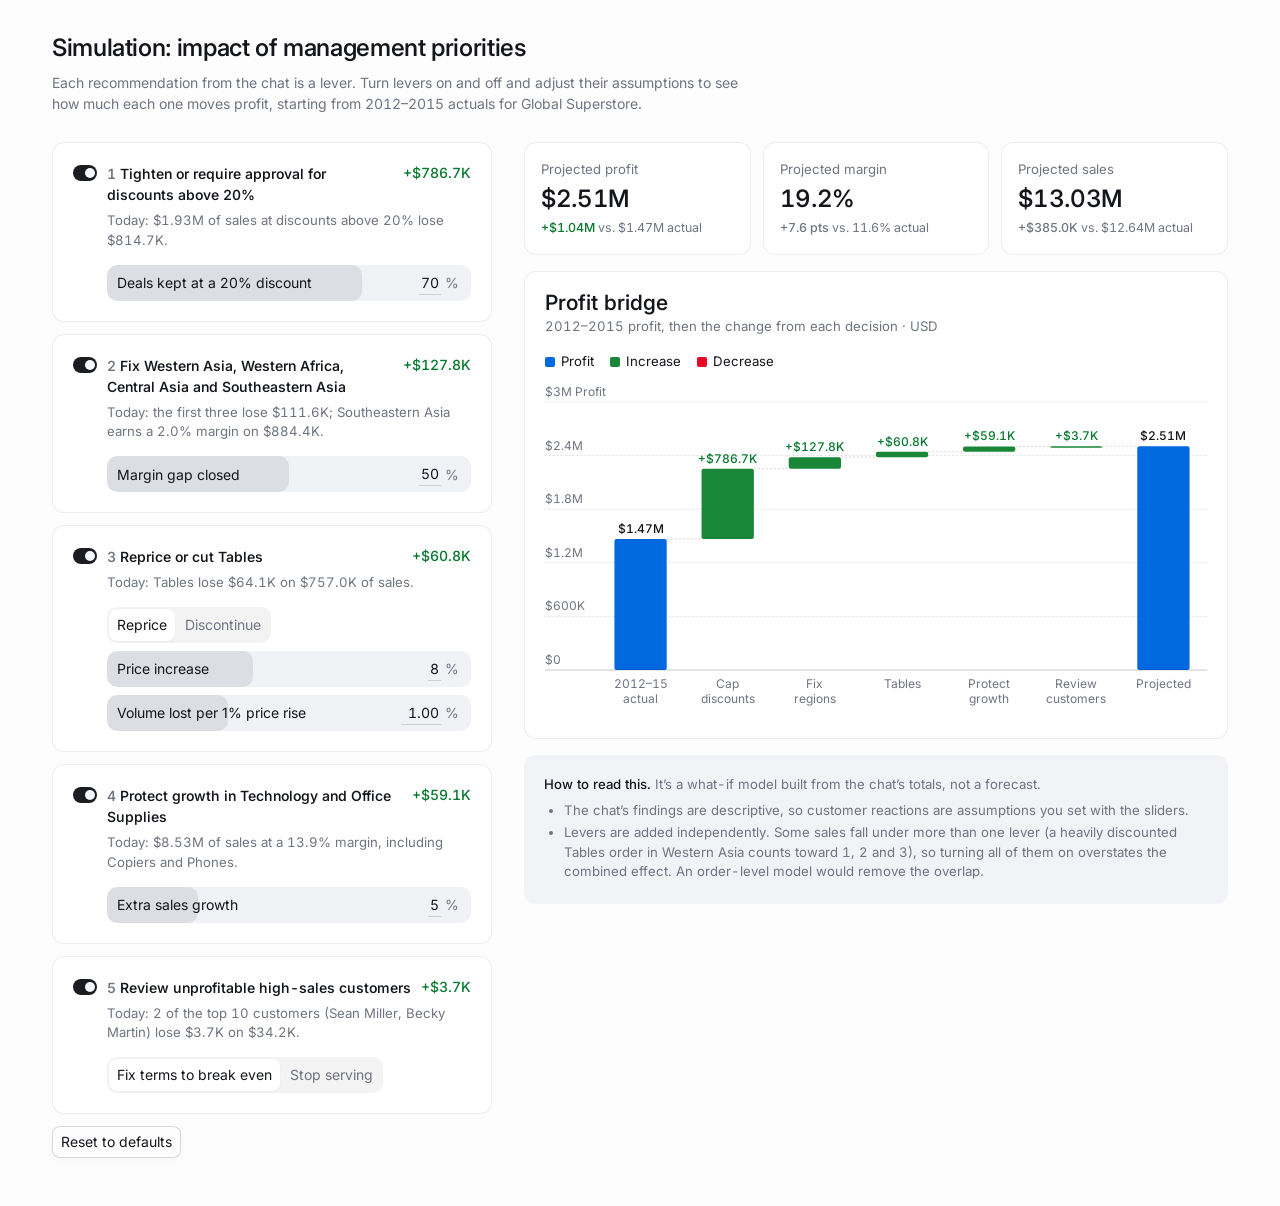
<file: 5-simulator.html>
<!doctype html>
<html lang="en" data-theme="light">
<head>
<meta charset="utf-8">
<meta name="viewport" content="width=device-width, initial-scale=1">
<title>Simulation: impact of management priorities</title>
<link rel="preconnect" href="https://fonts.googleapis.com">
<link href="https://fonts.googleapis.com/css2?family=Inter:wght@400;500;600;700&amp;display=swap" rel="stylesheet">
<!-- Tokens and components from the wisdom/design system -->
<link rel="stylesheet" href="wisdom-design.css?v=16">
<style>
  /* Page layout only; every color, size, radius and font comes from wisdom/design tokens. */
  * { box-sizing: border-box; }
  body { margin: 0; background: var(--wisdom-bg-surface); color: var(--wisdom-fg-primary); font: 400 var(--wisdom-text-body-m)/var(--wisdom-leading-body-m) var(--wisdom-font-sans); -webkit-font-smoothing: antialiased; font-variant-numeric: tabular-nums; }
  .page { max-width: 1240px; margin: 0 auto; padding: var(--wisdom-space-32) var(--wisdom-space-32) var(--wisdom-space-48); }
  header h1 { margin: 0 0 var(--wisdom-space-8); }
  header p { margin: 0; color: var(--wisdom-fg-secondary); max-width: 78ch; }
  .layout { display: grid; grid-template-columns: minmax(0, 440px) minmax(0, 1fr); gap: var(--wisdom-space-32); margin-top: var(--wisdom-space-28); align-items: start; }
  .levers { display: flex; flex-direction: column; gap: var(--wisdom-space-12); }
  .wisdom-card { padding: var(--wisdom-space-20); }
  .lever.off { background: var(--wisdom-bg-subtle); }
  .lever.off .ctrl, .lever.off .fact { opacity: 0.5; }
  .lever-head { display: flex; align-items: flex-start; gap: var(--wisdom-space-10); }
  .lever-head .wf-switch { margin-top: 2px; }
  .lever-head .title { flex: 1; margin: 0; cursor: pointer; }
  .lever-head .n { color: var(--wisdom-fg-secondary); margin-right: var(--wisdom-space-4); }
  .delta { flex: none; white-space: nowrap; font-weight: 500; }
  .delta.pos { color: var(--wisdom-fg-feedback-success); }
  .delta.neg { color: var(--wisdom-fg-feedback-danger); }
  .delta.zero { color: var(--wisdom-fg-secondary); }
  .fact { margin: var(--wisdom-space-6) 0 0 34px; color: var(--wisdom-fg-secondary); }
  .ctrl { margin: var(--wisdom-space-14) 0 0 34px; display: flex; flex-direction: column; gap: var(--wisdom-space-8); }
  .ctrl[hidden], .wf-slider[hidden] { display: none; }
  .assume { margin: var(--wisdom-space-2) 0 0; color: var(--wisdom-fg-secondary); }
  .wf-slider-unit { color: var(--wisdom-fg-secondary); }
  .wf-slider-copy > :first-child { margin-right: var(--wisdom-space-8); }
  .sr-input { position: absolute; inset: 0; width: 100%; height: 100%; margin: 0; padding: 0; border: 0; opacity: 0; clip-path: inset(50%); overflow: hidden; white-space: nowrap; }
  .actions { display: flex; }

  .right { position: sticky; top: var(--wisdom-space-16); display: flex; flex-direction: column; gap: var(--wisdom-space-16); }
  .kpis { display: grid; grid-template-columns: repeat(3, minmax(0, 1fr)); gap: var(--wisdom-space-12); }
  .kpi { display: flex; flex-direction: column; gap: var(--wisdom-space-4); padding: var(--wisdom-space-16); }
  .kpi .k, .kpi .s { color: var(--wisdom-fg-secondary); }
  .kpi .s b { font-weight: 500; }
  .card-sub { margin: var(--wisdom-space-4) 0 0; color: var(--wisdom-fg-secondary); }
  .legend { display: flex; gap: var(--wisdom-space-16); flex-wrap: wrap; margin: var(--wisdom-space-16) 0 var(--wisdom-space-6); }
  .legend span { display: inline-flex; align-items: center; gap: var(--wisdom-space-6); }
  .legend i { width: 10px; height: 10px; border-radius: var(--wisdom-radius-2); display: inline-block; }
  #chart { position: relative; }
  #chart svg { display: block; width: 100%; height: auto; overflow: visible; font-family: var(--wisdom-font-sans); }
  #chart .wisdom-tooltip { position: absolute; max-width: none; min-width: 200px; padding: var(--wisdom-space-8) var(--wisdom-space-10); z-index: 5; box-shadow: var(--wisdom-shadow-m); }
  #chart .wisdom-tooltip b { display: block; font-weight: 500; margin-bottom: var(--wisdom-space-2); }
  #chart .wisdom-tooltip div { display: flex; justify-content: space-between; gap: var(--wisdom-space-16); color: var(--wisdom-fg-secondary); }
  #chart .wisdom-tooltip div span:last-child { color: var(--wisdom-fg-primary); }
  .note { color: var(--wisdom-fg-secondary); }
  .note b { color: var(--wisdom-fg-primary); font-weight: 500; }
  .note ul { margin: var(--wisdom-space-6) 0 0; padding-left: var(--wisdom-space-20); }
  .note li { margin: var(--wisdom-space-2) 0; }
  /* Embedded in a chat card (5-simulator.html?embed=1) */
  html.embed body { background: transparent; }
  html.embed .page { max-width: none; padding: 0; }
  html.embed header { display: none; }
  html.embed .layout { grid-template-columns: 1fr; margin-top: 0; gap: var(--wisdom-space-16); }
  html.embed .right { position: static; order: -1; }
  html.embed .kpis { grid-template-columns: repeat(3, minmax(0, 1fr)); }
  @media (max-width: 980px) {
    .page { padding: var(--wisdom-space-24) var(--wisdom-space-16) var(--wisdom-space-48); }
    .layout { grid-template-columns: 1fr; }
    .right { position: static; order: -1; }
    html:not(.embed) .kpis { grid-template-columns: 1fr; }
  }
</style>
</head>
<body>
<div class="page">
  <header>
    <h1 class="text-heading-m">Simulation: impact of management priorities</h1>
    <p class="text-body-m">Each recommendation from the chat is a lever. Turn levers on and off and adjust their assumptions to see how much each one moves profit, starting from 2012–2015 actuals for Global Superstore.</p>
  </header>

  <div class="layout">
    <section class="levers" aria-label="Management decisions">

      <div class="wisdom-card lever" data-card-variant="outlined" data-lever="discount">
        <div class="lever-head">
          <span class="wf-switch" role="switch" tabindex="0" aria-checked="true" data-checked aria-labelledby="t-discount" data-lever-switch="discount"><span class="wf-switch-thumb" data-checked></span></span>
          <p class="title text-heading-xs" id="t-discount"><span class="n">1</span>Tighten or require approval for discounts above 20%</p>
          <span class="delta text-label-m" id="d-discount"></span>
        </div>
        <p class="fact text-body-s">Today: $1.93M of sales at discounts above 20% lose $814.7K.</p>
        <div class="ctrl">
          <div class="wf-slider wf-slider-filled" data-slider="keep" data-min="0" data-max="100" data-step="5" data-value="70" data-unit="%">Deals kept at a 20% discount</div>
        </div>
      </div>

      <div class="wisdom-card lever" data-card-variant="outlined" data-lever="regions">
        <div class="lever-head">
          <span class="wf-switch" role="switch" tabindex="0" aria-checked="true" data-checked aria-labelledby="t-regions" data-lever-switch="regions"><span class="wf-switch-thumb" data-checked></span></span>
          <p class="title text-heading-xs" id="t-regions"><span class="n">2</span>Fix Western Asia, Western Africa, Central Asia and Southeastern Asia</p>
          <span class="delta text-label-m" id="d-regions"></span>
        </div>
        <p class="fact text-body-s">Today: the first three lose $111.6K; Southeastern Asia earns a 2.0% margin on $884.4K.</p>
        <div class="ctrl">
          <div class="wf-slider wf-slider-filled" data-slider="close" data-min="0" data-max="100" data-step="5" data-value="50" data-unit="%">Margin gap closed</div>
        </div>
      </div>

      <div class="wisdom-card lever" data-card-variant="outlined" data-lever="tables">
        <div class="lever-head">
          <span class="wf-switch" role="switch" tabindex="0" aria-checked="true" data-checked aria-labelledby="t-tables" data-lever-switch="tables"><span class="wf-switch-thumb" data-checked></span></span>
          <p class="title text-heading-xs" id="t-tables"><span class="n">3</span>Reprice or cut Tables</p>
          <span class="delta text-label-m" id="d-tables"></span>
        </div>
        <p class="fact text-body-s">Today: Tables lose $64.1K on $757.0K of sales.</p>
        <div class="ctrl">
          <div class="wisdom-segmented-control text-label-m" role="radiogroup" aria-label="Tables action" data-variant="contained" data-size="m" data-group="tables">
            <span class="wisdom-segmented-indicator" aria-hidden="true"></span>
            <span class="wisdom-segment" role="radio" data-value="reprice"><span class="wisdom-segment-label"><span class="wisdom-segment-label-content">Reprice</span></span></span>
            <span class="wisdom-segment" role="radio" data-value="drop"><span class="wisdom-segment-label"><span class="wisdom-segment-label-content">Discontinue</span></span></span>
          </div>
          <div class="wf-slider wf-slider-filled" data-slider="price" data-min="0" data-max="20" data-step="1" data-value="8" data-unit="%">Price increase</div>
          <div class="wf-slider wf-slider-filled" data-slider="elas" data-min="0" data-max="3" data-step="0.25" data-value="1" data-unit="%">Volume lost per 1% price rise</div>
        </div>
      </div>

      <div class="wisdom-card lever" data-card-variant="outlined" data-lever="growth">
        <div class="lever-head">
          <span class="wf-switch" role="switch" tabindex="0" aria-checked="true" data-checked aria-labelledby="t-growth" data-lever-switch="growth"><span class="wf-switch-thumb" data-checked></span></span>
          <p class="title text-heading-xs" id="t-growth"><span class="n">4</span>Protect growth in Technology and Office Supplies</p>
          <span class="delta text-label-m" id="d-growth"></span>
        </div>
        <p class="fact text-body-s">Today: $8.53M of sales at a 13.9% margin, including Copiers and Phones.</p>
        <div class="ctrl">
          <div class="wf-slider wf-slider-filled" data-slider="growth" data-min="0" data-max="20" data-step="1" data-value="5" data-unit="%">Extra sales growth</div>
        </div>
      </div>

      <div class="wisdom-card lever" data-card-variant="outlined" data-lever="customers">
        <div class="lever-head">
          <span class="wf-switch" role="switch" tabindex="0" aria-checked="true" data-checked aria-labelledby="t-customers" data-lever-switch="customers"><span class="wf-switch-thumb" data-checked></span></span>
          <p class="title text-heading-xs" id="t-customers"><span class="n">5</span>Review unprofitable high-sales customers</p>
          <span class="delta text-label-m" id="d-customers"></span>
        </div>
        <p class="fact text-body-s">Today: 2 of the top 10 customers (Sean Miller, Becky Martin) lose $3.7K on $34.2K.</p>
        <div class="ctrl">
          <div class="wisdom-segmented-control text-label-m" role="radiogroup" aria-label="Customer action" data-variant="contained" data-size="m" data-group="cust">
            <span class="wisdom-segmented-indicator" aria-hidden="true"></span>
            <span class="wisdom-segment" role="radio" data-value="fix"><span class="wisdom-segment-label"><span class="wisdom-segment-label-content">Fix terms to break even</span></span></span>
            <span class="wisdom-segment" role="radio" data-value="drop"><span class="wisdom-segment-label"><span class="wisdom-segment-label-content">Stop serving</span></span></span>
          </div>
        </div>
      </div>

      <div class="actions">
        <button type="button" id="reset" class="text-label-m _button_npk6q_1 _secondary_npk6q_74 _m_npk6q_159" data-button-variant="secondary" data-tone="neutral"><span class="_surface_npk6q_32" aria-hidden="true"></span><span class="_content_npk6q_116">Reset to defaults</span></button>
      </div>
    </section>

    <section class="right" aria-label="Results">
      <div class="kpis">
        <div class="wisdom-card kpi" data-card-variant="outlined"><span class="k text-label-s">Projected profit</span><span class="v text-heading-m" id="k-profit"></span><span class="s text-body-xs" id="k-profit-s"></span></div>
        <div class="wisdom-card kpi" data-card-variant="outlined"><span class="k text-label-s">Projected margin</span><span class="v text-heading-m" id="k-margin"></span><span class="s text-body-xs" id="k-margin-s"></span></div>
        <div class="wisdom-card kpi" data-card-variant="outlined"><span class="k text-label-s">Projected sales</span><span class="v text-heading-m" id="k-sales"></span><span class="s text-body-xs" id="k-sales-s"></span></div>
      </div>
      <div class="wisdom-card" data-card-variant="outlined">
        <h2 class="text-heading-xs" style="margin: 0">Profit bridge</h2>
        <p class="card-sub text-body-s">2012–2015 profit, then the change from each decision · USD</p>
        <div class="legend text-body-s"><span><i style="background: var(--wisdom-bg-accent-blue-strong)"></i>Profit</span><span><i style="background: var(--wisdom-bg-accent-green-strong)"></i>Increase</span><span><i style="background: var(--wisdom-bg-accent-red-strong)"></i>Decrease</span></div>
        <div id="chart"></div>
      </div>
      <div class="wisdom-card note text-body-s" data-card-variant="subtle">
        <b>How to read this.</b> It’s a what-if model built from the chat’s totals, not a forecast.
        <ul>
          <li>The chat’s findings are descriptive, so customer reactions are assumptions you set with the sliders.</li>
          <li>Levers are added independently. Some sales fall under more than one lever (a heavily discounted Tables order in Western Asia counts toward 1, 2 and 3), so turning all of them on overstates the combined effect. An order-level model would remove the overlap.</li>
        </ul>
      </div>
    </section>
  </div>
</div>

<script>
(function () {
  var EMBED = /(^|[?&])embed=1(&|$)/.test(location.search);
  if (EMBED) {
    document.documentElement.classList.add('embed');
    var report = function () { try { parent.postMessage({ type: 'sim-height', h: document.documentElement.scrollHeight }, '*'); } catch (e) {} };
    if (window.ResizeObserver) new ResizeObserver(report).observe(document.body);
    window.addEventListener('load', report);
  }
})();
(function () {
  // ---------- Data: totals from the chat (Global Superstore, 2012–2015) ----------
  var BASE = { s: 12642501.91, p: 1467457.29 };
  var DEEP = [
    { s: 382554.69, p: -21155.61, d: 0.25 },
    { s: 701343.12, p: -166115.45, d: 0.35 },
    { s: 474688.31, p: -214829.37, d: 0.45 },
    { s: 371624.66, p: -412581.66, d: 0.60 }
  ];
  var REGIONS = [{ s: 19311.46, p: -7282.01 }, { s: 884423.17, p: 17852.33 }, { s: 173878.81, p: -50407.79 }, { s: 317106.96, p: -53921.67 }];
  var TABLES = { s: 757041.92, p: -64083.39 };
  var GROW = [{ s: 4744557.5, p: 663778.74 }, { s: 3787492.51, p: 518595.83 }];
  var CUST = { s: 23669.2 + 10539.9, p: -1787.04 - 1878.79 };
  var CO_MARGIN = BASE.p / BASE.s;
  var NAMES = { discount: 'Discounts capped at 20%', regions: 'Problem regions fixed', tables: 'Tables repriced or cut', growth: 'Growth protected', customers: 'Unprofitable customers' };
  var SHORT = { discount: ['Cap', 'discounts'], regions: ['Fix', 'regions'], tables: ['Tables'], growth: ['Protect', 'growth'], customers: ['Review', 'customers'] };
  var $ = function (id) { return document.getElementById(id); };

  // ---------- Switch (wisdom/design wf-switch) ----------
  var levers = { discount: true, regions: true, tables: true, growth: true, customers: true };
  function setSwitch(el, on) {
    el.setAttribute('aria-checked', String(on));
    [el, el.firstElementChild].forEach(function (n) { if (on) n.setAttribute('data-checked', ''); else n.removeAttribute('data-checked'); });
  }
  document.querySelectorAll('[data-lever-switch]').forEach(function (sw) {
    var key = sw.dataset.leverSwitch;
    var toggle = function () { levers[key] = !levers[key]; setSwitch(sw, levers[key]); update(); };
    sw.addEventListener('click', toggle);
    sw.addEventListener('keydown', function (e) { if (e.key === ' ' || e.key === 'Enter') { e.preventDefault(); toggle(); } });
    $('t-' + key).addEventListener('click', toggle);
  });

  // ---------- Filled slider (wisdom/design wf-slider-filled) ----------
  var sliders = {};
  function decimals(step) { var s = String(step); return s.indexOf('.') < 0 ? 0 : s.split('.')[1].length; }
  document.querySelectorAll('[data-slider]').forEach(function (root) {
    var key = root.dataset.slider, label = root.textContent.trim();
    var min = Number(root.dataset.min), max = Number(root.dataset.max), step = Number(root.dataset.step), unit = root.dataset.unit || '';
    var dp = decimals(step), id = 'sl-' + key;
    root.setAttribute('role', 'group'); root.setAttribute('aria-labelledby', id + '-label'); root.setAttribute('data-orientation', 'horizontal');
    root.innerHTML =
      '<div class="wf-slider-control" data-orientation="horizontal">' +
        '<div class="wf-slider-track" data-orientation="horizontal" style="position: relative">' +
          '<div class="wf-slider-indicator" data-orientation="horizontal" style="position: relative; height: inherit; inset-inline-start: 0"></div>' +
          '<div class="wf-slider-thumb" data-orientation="horizontal" style="position: absolute; top: 50%; translate: -50% -50%">' +
            '<input class="sr-input" type="range" min="' + min + '" max="' + max + '" step="' + step + '" aria-label="' + label + '">' +
          '</div>' +
        '</div>' +
      '</div>' +
      '<div class="wf-slider-copy">' +
        '<div id="' + id + '-label">' + label + '</div>' +
        '<div class="wf-slider-values"><span class="wf-slider-value-part"><div class="wf-slider-number" data-filled>' +
          '<input class="wf-slider-editor" data-filled type="text" inputmode="decimal" autocomplete="off" spellcheck="false" aria-label="' + label + ' value">' +
        '</div><span class="wf-slider-unit">' + unit + '</span></span></div>' +
      '</div>';
    var control = root.querySelector('.wf-slider-control'), track = root.querySelector('.wf-slider-track');
    var ind = root.querySelector('.wf-slider-indicator'), thumb = root.querySelector('.wf-slider-thumb');
    var range = root.querySelector('input[type=range]'), editor = root.querySelector('.wf-slider-editor');
    var s = { value: Number(root.dataset.value), def: Number(root.dataset.value) };
    s.set = function (v, silent) {
      v = Math.min(max, Math.max(min, Math.round((v - min) / step) * step + min));
      s.value = Number(v.toFixed(dp));
      var pct = (s.value - min) / (max - min) * 100;
      ind.style.width = pct + '%'; thumb.style.insetInlineStart = pct + '%';
      range.value = s.value; range.setAttribute('aria-valuenow', s.value);
      if (document.activeElement !== editor) editor.value = s.value.toFixed(dp);
      editor.style.width = 'calc(' + Math.max(1, editor.value.length) + 'ch + var(--wisdom-space-4))';
      if (!silent) update();
    };
    var fromX = function (x) { var r = track.getBoundingClientRect(); return min + (x - r.left) / r.width * (max - min); };
    control.addEventListener('pointerdown', function (e) {
      if (e.target === editor) return;
      control.setPointerCapture(e.pointerId); control.setAttribute('data-dragging', ''); s.set(fromX(e.clientX)); range.focus({ preventScroll: true });
      var move = function (ev) { s.set(fromX(ev.clientX)); };
      var up = function () { control.removeAttribute('data-dragging'); control.removeEventListener('pointermove', move); control.removeEventListener('pointerup', up); };
      control.addEventListener('pointermove', move); control.addEventListener('pointerup', up);
    });
    root.querySelector('.wf-slider-copy').addEventListener('pointerdown', function (e) {
      if (e.target === editor) return;
      var r = track.getBoundingClientRect(); if (e.clientX >= r.left && e.clientX <= r.right) { control.dispatchEvent(new PointerEvent('pointerdown', e)); }
    });
    range.addEventListener('input', function () { s.set(Number(range.value)); });
    var commit = function () { var v = parseFloat(editor.value.replace(/[^0-9.\-]/g, '')); s.set(isNaN(v) ? s.value : v); editor.value = s.value.toFixed(dp); };
    editor.addEventListener('change', commit);
    editor.addEventListener('blur', commit);
    editor.addEventListener('keydown', function (e) { if (e.key === 'Enter') { commit(); editor.blur(); } });
    sliders[key] = s;
    s.set(s.value, true);
  });
  function val(key) { return sliders[key].value; }

  // ---------- Tabs (wisdom/design segmented control) ----------
  var choice = { tables: 'reprice', cust: 'fix' };
  function paintSeg(group) {
    var root = document.querySelector('[data-group="' + group + '"]');
    var segs = root.querySelectorAll('.wisdom-segment'), ind = root.querySelector('.wisdom-segmented-indicator');
    segs.forEach(function (sg) {
      var on = sg.dataset.value === choice[group];
      sg.setAttribute('aria-checked', String(on)); sg.tabIndex = on ? 0 : -1;
      if (on) { sg.setAttribute('data-checked', ''); sg.removeAttribute('data-unchecked'); ind.style.width = sg.offsetWidth + 'px'; ind.style.height = sg.offsetHeight + 'px'; ind.style.transform = 'translate(' + sg.offsetLeft + 'px, ' + sg.offsetTop + 'px)'; ind.style.opacity = '1'; }
      else { sg.removeAttribute('data-checked'); sg.setAttribute('data-unchecked', ''); }
    });
  }
  document.querySelectorAll('[data-group]').forEach(function (root) {
    var group = root.dataset.group, segs = [].slice.call(root.querySelectorAll('.wisdom-segment'));
    segs.forEach(function (sg, i) {
      sg.addEventListener('click', function () { choice[group] = sg.dataset.value; paintSeg(group); update(); });
      sg.addEventListener('keydown', function (e) {
        var d = (e.key === 'ArrowRight' || e.key === 'ArrowDown') ? 1 : (e.key === 'ArrowLeft' || e.key === 'ArrowUp') ? -1 : 0;
        if (!d) return; e.preventDefault();
        var nx = segs[(i + d + segs.length) % segs.length]; choice[group] = nx.dataset.value; paintSeg(group); nx.focus(); update();
      });
    });
  });

  // ---------- Model ----------
  function money(v, dp) {
    var a = Math.abs(v), sgn = v < 0 ? '−' : '';
    if (a >= 1e6) return sgn + '$' + (a / 1e6).toFixed(dp == null ? 2 : dp) + 'M';
    if (a >= 1e3) return sgn + '$' + (a / 1e3).toFixed(1) + 'K';
    return sgn + '$' + Math.round(a);
  }
  function signed(v) { return (v > 0 ? '+' : '') + money(v); }
  function axMoney(v) { return v === 0 ? '$0' : (v >= 1e6 ? '$' + (+(v / 1e6).toFixed(1)) + 'M' : '$' + Math.round(v / 1e3) + 'K'); }
  function pct(v) { return (v * 100).toFixed(1) + '%'; }

  function compute() {
    var r = {};
    var k = val('keep') / 100, dp1 = 0, ds1 = 0;
    DEEP.forEach(function (b) { var list = b.s / (1 - b.d), cost = b.s - b.p, rev = list * 0.8; dp1 += k * (rev - cost) - b.p; ds1 += k * rev - b.s; });
    r.discount = { p: dp1, s: ds1 };
    var c = val('close') / 100, dp2 = 0;
    REGIONS.forEach(function (g) { dp2 += g.s * c * (CO_MARGIN - g.p / g.s); });
    r.regions = { p: dp2, s: 0 };
    if (choice.tables === 'drop') r.tables = { p: -TABLES.p, s: -TABLES.s };
    else {
      var pr = val('price') / 100, vol = Math.max(0, 1 - val('elas') * pr), cost3 = TABLES.s - TABLES.p, s3 = TABLES.s * (1 + pr) * vol;
      r.tables = { p: s3 - cost3 * vol - TABLES.p, s: s3 - TABLES.s };
    }
    var g4 = val('growth') / 100;
    r.growth = { p: g4 * (GROW[0].p + GROW[1].p), s: g4 * (GROW[0].s + GROW[1].s) };
    r.customers = choice.cust === 'drop' ? { p: -CUST.p, s: -CUST.s } : { p: -CUST.p, s: 0 };
    Object.keys(r).forEach(function (key) { if (!levers[key]) r[key] = { p: 0, s: 0, off: true }; });
    return r;
  }

  // ---------- Chart (colors from wisdom/design accent tokens) ----------
  var C = { total: 'var(--wisdom-bg-accent-blue-strong)', up: 'var(--wisdom-bg-accent-green-strong)', down: 'var(--wisdom-bg-accent-red-strong)', off: 'var(--wisdom-bg-highlight)',
    grid: 'var(--wisdom-border-default)', axis: 'var(--wisdom-border-strong)', sub: 'var(--wisdom-fg-secondary)', text: 'var(--wisdom-fg-primary)',
    upText: 'var(--wisdom-fg-feedback-success)', downText: 'var(--wisdom-fg-feedback-danger)' };
  function niceMax(v) { var st = Math.pow(10, Math.floor(Math.log10(v))); var a = [1, 1.5, 2, 2.5, 3, 4, 5, 6, 8, 10]; for (var i = 0; i < a.length; i++) if (a[i] * st >= v) return a[i] * st; return 10 * st; }
  var hover = null;
  function draw(r) {
    var keys = ['discount', 'regions', 'tables', 'growth', 'customers'];
    var bars = [{ key: 'base', label: ['2012–15', 'actual'], from: 0, to: BASE.p, kind: 'total' }], run = BASE.p;
    keys.forEach(function (key) { var d = r[key].p; bars.push({ key: key, label: SHORT[key], from: run, to: run + d, kind: d >= 0 ? 'up' : 'down', d: d, off: r[key].off }); run += d; });
    bars.push({ key: 'proj', label: ['Projected'], from: 0, to: run, kind: 'total' });
    var W = Math.max(320, $('chart').clientWidth), H = 340, mL = 52, mT = 24, mB = 48;
    var top = Math.max.apply(null, bars.map(function (b) { return Math.max(b.from, b.to); }));
    var yMax = niceMax(top * 1.08), ticks = 5, Y = function (v) { return mT + (1 - v / yMax) * (H - mT - mB); };
    var band = (W - mL) / bars.length, cw = Math.min(band * 0.6, 72);
    var t = function (x, y, txt, style, anchor) { return '<text x="' + x + '" y="' + y + '"' + (anchor ? ' text-anchor="' + anchor + '"' : '') + ' style="' + style + '">' + txt + '</text>'; };
    var svg = '<svg viewBox="0 0 ' + W + ' ' + H + '" role="img" aria-label="Profit bridge: ' + money(BASE.p) + ' actual to ' + money(run) + ' projected">';
    for (var i = 0; i <= ticks; i++) {
      var tv = yMax * i / ticks, ty = Y(tv);
      if (i > 0) svg += '<line x1="0" x2="' + W + '" y1="' + ty + '" y2="' + ty + '" style="stroke: ' + C.grid + '" stroke-dasharray="1 3" stroke-linecap="round"/>';
      svg += t(0, ty - 6, axMoney(tv) + (i === ticks ? '   Profit' : ''), 'font-size: 12px; fill: ' + C.sub);
    }
    bars.forEach(function (b, i) {
      var x = mL + i * band + (band - cw) / 2, y1 = Y(Math.max(b.from, b.to)), y2 = Y(Math.min(b.from, b.to)), h = Math.max(1.5, y2 - y1);
      var fill = b.off ? C.off : (b.kind === 'total' ? C.total : (b.kind === 'up' ? C.up : C.down));
      svg += '<rect x="' + x + '" y="' + y1 + '" width="' + cw + '" height="' + h + '" rx="2" style="fill: ' + fill + '; opacity: ' + (hover != null && hover !== i ? 0.45 : 1) + '"/>';
      if (i < bars.length - 1) { var ny = Y(b.to); svg += '<line x1="' + (x + cw) + '" x2="' + (x + band) + '" y1="' + ny + '" y2="' + ny + '" style="stroke: ' + C.axis + '" stroke-width="0.75" stroke-dasharray="2 2"/>'; }
      var lab = b.kind === 'total' ? money(b.to) : (b.off ? 'Off' : signed(b.d));
      var lc = b.kind === 'total' ? C.text : (b.off ? C.sub : (b.kind === 'up' ? C.upText : C.downText));
      svg += t(x + cw / 2, b.kind === 'down' ? y2 + 15 : y1 - 6, lab, 'font-size: 12px; font-weight: 500; fill: ' + lc, 'middle');
      b.label.forEach(function (l, j) { svg += t(x + cw / 2, H - mB + 18 + j * 15, l, 'font-size: 12px; fill: ' + C.sub, 'middle'); });
      svg += '<rect class="hit" data-i="' + i + '" x="' + (mL + i * band) + '" y="' + mT + '" width="' + band + '" height="' + (H - mT - mB) + '" fill="transparent"/>';
    });
    svg += '<line x1="0" x2="' + W + '" y1="' + Y(0) + '" y2="' + Y(0) + '" style="stroke: ' + C.axis + '"/></svg>';
    var tip = '';
    if (hover != null) {
      var hb = bars[hover], hx = mL + hover * band + band / 2;
      var title = hb.key === 'base' ? '2012–2015 actual profit' : (hb.key === 'proj' ? 'Projected profit' : NAMES[hb.key]);
      var rows = hb.kind === 'total' ? [['Profit', money(hb.to)], ['Change vs. actual', hb.key === 'proj' ? signed(hb.to - BASE.p) : '—']] : [['Change', hb.off ? 'Off' : signed(hb.d)], ['Running total', money(hb.to)]];
      var left = hx + 16 > W - 230 ? hx - 226 : hx + 16;
      tip = '<div class="wisdom-tooltip text-body-s" style="left:' + left + 'px; top:' + (Y(Math.max(hb.from, hb.to)) - 10) + 'px"><b>' + title + '</b>' + rows.map(function (rw) { return '<div><span>' + rw[0] + '</span><span>' + rw[1] + '</span></div>'; }).join('') + '</div>';
    }
    $('chart').innerHTML = svg + tip;
    $('chart').querySelectorAll('.hit').forEach(function (el) {
      el.addEventListener('mouseenter', function () { hover = Number(el.dataset.i); update(); });
      el.addEventListener('mouseleave', function () { hover = null; update(); });
    });
  }

  function update() {
    document.querySelector('[data-slider="price"]').hidden = choice.tables === 'drop';
    document.querySelector('[data-slider="elas"]').hidden = choice.tables === 'drop';
    var r = compute(), P = BASE.p, S = BASE.s;
    Object.keys(r).forEach(function (key) {
      P += r[key].p; S += r[key].s;
      var el = $('d-' + key), d = r[key].p;
      el.textContent = r[key].off ? 'Off' : signed(d);
      el.className = 'delta text-label-m ' + (r[key].off || Math.abs(d) < 50 ? 'zero' : (d > 0 ? 'pos' : 'neg'));
      document.querySelector('.lever[data-lever="' + key + '"]').classList.toggle('off', !!r[key].off);
    });
    $('k-profit').textContent = money(P);
    $('k-profit-s').innerHTML = '<b style="color: ' + (P >= BASE.p ? C.upText : C.downText) + '">' + signed(P - BASE.p) + '</b> vs. ' + money(BASE.p) + ' actual';
    $('k-margin').textContent = pct(P / S);
    $('k-margin-s').innerHTML = '<b>' + ((P / S - CO_MARGIN) >= 0 ? '+' : '−') + (Math.abs(P / S - CO_MARGIN) * 100).toFixed(1) + ' pts</b> vs. ' + pct(CO_MARGIN) + ' actual';
    $('k-sales').textContent = money(S);
    $('k-sales-s').innerHTML = '<b>' + signed(S - BASE.s) + '</b> vs. ' + money(BASE.s) + ' actual';
    draw(r);
  }

  $('reset').addEventListener('click', function () {
    Object.keys(levers).forEach(function (k) { levers[k] = true; });
    document.querySelectorAll('[data-lever-switch]').forEach(function (sw) { setSwitch(sw, true); });
    Object.keys(sliders).forEach(function (k) { sliders[k].set(sliders[k].def, true); });
    choice.tables = 'reprice'; choice.cust = 'fix'; paintSeg('tables'); paintSeg('cust');
    update();
  });
  window.addEventListener('resize', function () { paintSeg('tables'); paintSeg('cust'); update(); });
  paintSeg('tables'); paintSeg('cust');
  if (document.fonts && document.fonts.ready) document.fonts.ready.then(function () { paintSeg('tables'); paintSeg('cust'); });
  update();
})();
</script>
</body>
</html>
</file>
<file: wisdom-design.css>
/* Subset of the wisdom/design stylesheet (wisdom-design-preview.vercel.app): tokens, typography, switch, slider, tabs, button, card, tooltip. Font files omitted; Inter loads from Google Fonts. */
:root,[data-theme=light]{--wisdom-palette-primary-1: oklch(.97 .004 274);--wisdom-palette-primary-2: oklch(.92 .005707 274);--wisdom-palette-primary-3: oklch(.85 .010121 274);--wisdom-palette-primary-4: oklch(.77 .015216 274);--wisdom-palette-primary-5: oklch(.68 .019697 274);--wisdom-palette-primary-6: oklch(.59 .020856 274);--wisdom-palette-primary-7: oklch(.5 .021441 274);--wisdom-palette-primary-8: oklch(.41 .020217 274);--wisdom-palette-primary-9: oklch(.32 .015478 274);--wisdom-palette-primary-10: oklch(.23 .012907 274);--wisdom-palette-gray-1: oklch(.97 .004 274);--wisdom-palette-gray-2: oklch(.92 .005707 274);--wisdom-palette-gray-3: oklch(.85 .010121 274);--wisdom-palette-gray-4: oklch(.77 .015216 274);--wisdom-palette-gray-5: oklch(.68 .019697 274);--wisdom-palette-gray-6: oklch(.59 .020856 274);--wisdom-palette-gray-7: oklch(.5 .021441 274);--wisdom-palette-gray-8: oklch(.41 .020217 274);--wisdom-palette-gray-9: oklch(.32 .015478 274);--wisdom-palette-gray-10: oklch(.23 .012907 274);--wisdom-palette-blue-1: oklch(.97 .014646 251.187545);--wisdom-palette-blue-2: oklch(.92 .041212 245.549193);--wisdom-palette-blue-3: oklch(.85 .078081 248.003203);--wisdom-palette-blue-4: oklch(.77 .123275 248.235912);--wisdom-palette-blue-5: oklch(.68 .173499 252.538729);--wisdom-palette-blue-6: oklch(.59 .215054 257.640294);--wisdom-palette-blue-7: oklch(.5 .183098 257.748982);--wisdom-palette-blue-8: oklch(.41 .145343 256.967474);--wisdom-palette-blue-9: oklch(.32 .107857 255.651107);--wisdom-palette-blue-10: oklch(.23 .074047 254.34);--wisdom-palette-red-1: oklch(.97 .014839 13.09);--wisdom-palette-red-2: oklch(.92 .040857 19.123141);--wisdom-palette-red-3: oklch(.85 .081954 17.785853);--wisdom-palette-red-4: oklch(.77 .13591 20.171605);--wisdom-palette-red-5: oklch(.68 .208605 22.007151);--wisdom-palette-red-6: oklch(.59 .239045 24.751694);--wisdom-palette-red-7: oklch(.5 .202587 24.766153);--wisdom-palette-red-8: oklch(.41 .165651 23.495453);--wisdom-palette-red-9: oklch(.32 .128802 21.502522);--wisdom-palette-red-10: oklch(.23 .09223 18.86);--wisdom-palette-amber-1: oklch(.97 .03694 89.310903);--wisdom-palette-amber-2: oklch(.92 .096545 88.493109);--wisdom-palette-amber-3: oklch(.85 .13926 78.421774);--wisdom-palette-amber-4: oklch(.77 .173848 64.21793);--wisdom-palette-amber-5: oklch(.68 .157539 61.272313);--wisdom-palette-amber-6: oklch(.59 .14175 57.652585);--wisdom-palette-amber-7: oklch(.5 .125555 53.846984);--wisdom-palette-amber-8: oklch(.41 .107368 50.670333);--wisdom-palette-amber-9: oklch(.32 .089676 46.196321);--wisdom-palette-amber-10: oklch(.23 .065225 45.48);--wisdom-palette-green-1: oklch(.97 .036031 146.984342);--wisdom-palette-green-2: oklch(.92 .092642 146.000243);--wisdom-palette-green-3: oklch(.85 .167136 146.175908);--wisdom-palette-green-4: oklch(.77 .205808 145.547662);--wisdom-palette-green-5: oklch(.68 .183176 146.737207);--wisdom-palette-green-6: oklch(.59 .154901 147.45443);--wisdom-palette-green-7: oklch(.5 .143318 147.632538);--wisdom-palette-green-8: oklch(.41 .120124 147.534521);--wisdom-palette-green-9: oklch(.32 .094039 147.420245);--wisdom-palette-green-10: oklch(.23 .067663 147.38);--wisdom-palette-purple-1: oklch(.97 .018883 309.8);--wisdom-palette-purple-2: oklch(.92 .053985 312.698131);--wisdom-palette-purple-3: oklch(.85 .101725 311.191894);--wisdom-palette-purple-4: oklch(.77 .15676 309.335996);--wisdom-palette-purple-5: oklch(.68 .220569 307.528017);--wisdom-palette-purple-6: oklch(.59 .281237 306.443772);--wisdom-palette-purple-7: oklch(.5 .258567 305.8187);--wisdom-palette-purple-8: oklch(.41 .213815 304.256547);--wisdom-palette-purple-9: oklch(.32 .166383 304.809465);--wisdom-palette-purple-10: oklch(.23 .119042 305.66);--wisdom-palette-pink-1: oklch(.97 .016771 353.14);--wisdom-palette-pink-2: oklch(.92 .044792 358.125416);--wisdom-palette-pink-3: oklch(.85 .087897 357.115555);--wisdom-palette-pink-4: oklch(.77 .137708 359.660829);--wisdom-palette-pink-5: oklch(.68 .203474 .767388);--wisdom-palette-pink-6: oklch(.59 .231511 4.106665);--wisdom-palette-pink-7: oklch(.5 .192016 2.591515);--wisdom-palette-pink-8: oklch(.41 .156592 1.751737);--wisdom-palette-pink-9: oklch(.32 .121222 .421455);--wisdom-palette-pink-10: oklch(.23 .086427 359);--wisdom-palette-gray-darkest: var(--wisdom-palette-gray-10);--wisdom-palette-primary-alpha-base: var(--wisdom-palette-primary-10);--wisdom-palette-primary-a2: color-mix(in srgb, var(--wisdom-palette-primary-alpha-base) 2%, transparent);--wisdom-palette-primary-a4: color-mix(in srgb, var(--wisdom-palette-primary-alpha-base) 4%, transparent);--wisdom-palette-primary-a6: color-mix(in srgb, var(--wisdom-palette-primary-alpha-base) 6%, transparent);--wisdom-palette-primary-a8: color-mix(in srgb, var(--wisdom-palette-primary-alpha-base) 8%, transparent);--wisdom-palette-primary-a12: color-mix(in srgb, var(--wisdom-palette-primary-alpha-base) 12%, transparent);--wisdom-palette-primary-a16: color-mix(in srgb, var(--wisdom-palette-primary-alpha-base) 16%, transparent);--wisdom-palette-primary-a24: color-mix(in srgb, var(--wisdom-palette-primary-alpha-base) 24%, transparent);--wisdom-palette-primary-a32: color-mix(in srgb, var(--wisdom-palette-primary-alpha-base) 32%, transparent);--wisdom-palette-primary-a48: color-mix(in srgb, var(--wisdom-palette-primary-alpha-base) 48%, transparent);--wisdom-palette-primary-a64: color-mix(in srgb, var(--wisdom-palette-primary-alpha-base) 64%, transparent);--wisdom-palette-primary-a80: color-mix(in srgb, var(--wisdom-palette-primary-alpha-base) 80%, transparent);--wisdom-palette-primary-a92: color-mix(in srgb, var(--wisdom-palette-primary-alpha-base) 92%, transparent);--wisdom-palette-gray-alpha-base: var(--wisdom-palette-gray-10);--wisdom-palette-gray-a2: color-mix(in srgb, var(--wisdom-palette-gray-alpha-base) 2%, transparent);--wisdom-palette-gray-a4: color-mix(in srgb, var(--wisdom-palette-gray-alpha-base) 4%, transparent);--wisdom-palette-gray-a6: color-mix(in srgb, var(--wisdom-palette-gray-alpha-base) 6%, transparent);--wisdom-palette-gray-a8: color-mix(in srgb, var(--wisdom-palette-gray-alpha-base) 8%, transparent);--wisdom-palette-gray-a12: color-mix(in srgb, var(--wisdom-palette-gray-alpha-base) 12%, transparent);--wisdom-palette-gray-a16: color-mix(in srgb, var(--wisdom-palette-gray-alpha-base) 16%, transparent);--wisdom-palette-gray-a24: color-mix(in srgb, var(--wisdom-palette-gray-alpha-base) 24%, transparent);--wisdom-palette-gray-a32: color-mix(in srgb, var(--wisdom-palette-gray-alpha-base) 32%, transparent);--wisdom-palette-gray-a48: color-mix(in srgb, var(--wisdom-palette-gray-alpha-base) 48%, transparent);--wisdom-palette-gray-a64: color-mix(in srgb, var(--wisdom-palette-gray-alpha-base) 64%, transparent);--wisdom-palette-gray-a80: color-mix(in srgb, var(--wisdom-palette-gray-alpha-base) 80%, transparent);--wisdom-palette-gray-a92: color-mix(in srgb, var(--wisdom-palette-gray-alpha-base) 92%, transparent);--wisdom-palette-blue-alpha-base: var(--wisdom-palette-blue-6);--wisdom-palette-blue-a2: color-mix(in srgb, var(--wisdom-palette-blue-alpha-base) 2%, transparent);--wisdom-palette-blue-a4: color-mix(in srgb, var(--wisdom-palette-blue-alpha-base) 4%, transparent);--wisdom-palette-blue-a6: color-mix(in srgb, var(--wisdom-palette-blue-alpha-base) 6%, transparent);--wisdom-palette-blue-a8: color-mix(in srgb, var(--wisdom-palette-blue-alpha-base) 8%, transparent);--wisdom-palette-blue-a12: color-mix(in srgb, var(--wisdom-palette-blue-alpha-base) 12%, transparent);--wisdom-palette-blue-a16: color-mix(in srgb, var(--wisdom-palette-blue-alpha-base) 16%, transparent);--wisdom-palette-blue-a24: color-mix(in srgb, var(--wisdom-palette-blue-alpha-base) 24%, transparent);--wisdom-palette-blue-a32: color-mix(in srgb, var(--wisdom-palette-blue-alpha-base) 32%, transparent);--wisdom-palette-blue-a48: color-mix(in srgb, var(--wisdom-palette-blue-alpha-base) 48%, transparent);--wisdom-palette-blue-a64: color-mix(in srgb, var(--wisdom-palette-blue-alpha-base) 64%, transparent);--wisdom-palette-blue-a80: color-mix(in srgb, var(--wisdom-palette-blue-alpha-base) 80%, transparent);--wisdom-palette-blue-a92: color-mix(in srgb, var(--wisdom-palette-blue-alpha-base) 92%, transparent);--wisdom-palette-red-alpha-base: var(--wisdom-palette-red-6);--wisdom-palette-red-a2: color-mix(in srgb, var(--wisdom-palette-red-alpha-base) 2%, transparent);--wisdom-palette-red-a4: color-mix(in srgb, var(--wisdom-palette-red-alpha-base) 4%, transparent);--wisdom-palette-red-a6: color-mix(in srgb, var(--wisdom-palette-red-alpha-base) 6%, transparent);--wisdom-palette-red-a8: color-mix(in srgb, var(--wisdom-palette-red-alpha-base) 8%, transparent);--wisdom-palette-red-a12: color-mix(in srgb, var(--wisdom-palette-red-alpha-base) 12%, transparent);--wisdom-palette-red-a16: color-mix(in srgb, var(--wisdom-palette-red-alpha-base) 16%, transparent);--wisdom-palette-red-a24: color-mix(in srgb, var(--wisdom-palette-red-alpha-base) 24%, transparent);--wisdom-palette-red-a32: color-mix(in srgb, var(--wisdom-palette-red-alpha-base) 32%, transparent);--wisdom-palette-red-a48: color-mix(in srgb, var(--wisdom-palette-red-alpha-base) 48%, transparent);--wisdom-palette-red-a64: color-mix(in srgb, var(--wisdom-palette-red-alpha-base) 64%, transparent);--wisdom-palette-red-a80: color-mix(in srgb, var(--wisdom-palette-red-alpha-base) 80%, transparent);--wisdom-palette-red-a92: color-mix(in srgb, var(--wisdom-palette-red-alpha-base) 92%, transparent);--wisdom-palette-amber-alpha-base: var(--wisdom-palette-amber-4);--wisdom-palette-amber-a2: color-mix(in srgb, var(--wisdom-palette-amber-alpha-base) 2%, transparent);--wisdom-palette-amber-a4: color-mix(in srgb, var(--wisdom-palette-amber-alpha-base) 4%, transparent);--wisdom-palette-amber-a6: color-mix(in srgb, var(--wisdom-palette-amber-alpha-base) 6%, transparent);--wisdom-palette-amber-a8: color-mix(in srgb, var(--wisdom-palette-amber-alpha-base) 8%, transparent);--wisdom-palette-amber-a12: color-mix(in srgb, var(--wisdom-palette-amber-alpha-base) 12%, transparent);--wisdom-palette-amber-a16: color-mix(in srgb, var(--wisdom-palette-amber-alpha-base) 16%, transparent);--wisdom-palette-amber-a24: color-mix(in srgb, var(--wisdom-palette-amber-alpha-base) 24%, transparent);--wisdom-palette-amber-a32: color-mix(in srgb, var(--wisdom-palette-amber-alpha-base) 32%, transparent);--wisdom-palette-amber-a48: color-mix(in srgb, var(--wisdom-palette-amber-alpha-base) 48%, transparent);--wisdom-palette-amber-a64: color-mix(in srgb, var(--wisdom-palette-amber-alpha-base) 64%, transparent);--wisdom-palette-amber-a80: color-mix(in srgb, var(--wisdom-palette-amber-alpha-base) 80%, transparent);--wisdom-palette-amber-a92: color-mix(in srgb, var(--wisdom-palette-amber-alpha-base) 92%, transparent);--wisdom-palette-green-alpha-base: var(--wisdom-palette-green-4);--wisdom-palette-green-a2: color-mix(in srgb, var(--wisdom-palette-green-alpha-base) 2%, transparent);--wisdom-palette-green-a4: color-mix(in srgb, var(--wisdom-palette-green-alpha-base) 4%, transparent);--wisdom-palette-green-a6: color-mix(in srgb, var(--wisdom-palette-green-alpha-base) 6%, transparent);--wisdom-palette-green-a8: color-mix(in srgb, var(--wisdom-palette-green-alpha-base) 8%, transparent);--wisdom-palette-green-a12: color-mix(in srgb, var(--wisdom-palette-green-alpha-base) 12%, transparent);--wisdom-palette-green-a16: color-mix(in srgb, var(--wisdom-palette-green-alpha-base) 16%, transparent);--wisdom-palette-green-a24: color-mix(in srgb, var(--wisdom-palette-green-alpha-base) 24%, transparent);--wisdom-palette-green-a32: color-mix(in srgb, var(--wisdom-palette-green-alpha-base) 32%, transparent);--wisdom-palette-green-a48: color-mix(in srgb, var(--wisdom-palette-green-alpha-base) 48%, transparent);--wisdom-palette-green-a64: color-mix(in srgb, var(--wisdom-palette-green-alpha-base) 64%, transparent);--wisdom-palette-green-a80: color-mix(in srgb, var(--wisdom-palette-green-alpha-base) 80%, transparent);--wisdom-palette-green-a92: color-mix(in srgb, var(--wisdom-palette-green-alpha-base) 92%, transparent);--wisdom-palette-purple-alpha-base: var(--wisdom-palette-purple-6);--wisdom-palette-purple-a2: color-mix(in srgb, var(--wisdom-palette-purple-alpha-base) 2%, transparent);--wisdom-palette-purple-a4: color-mix(in srgb, var(--wisdom-palette-purple-alpha-base) 4%, transparent);--wisdom-palette-purple-a6: color-mix(in srgb, var(--wisdom-palette-purple-alpha-base) 6%, transparent);--wisdom-palette-purple-a8: color-mix(in srgb, var(--wisdom-palette-purple-alpha-base) 8%, transparent);--wisdom-palette-purple-a12: color-mix(in srgb, var(--wisdom-palette-purple-alpha-base) 12%, transparent);--wisdom-palette-purple-a16: color-mix(in srgb, var(--wisdom-palette-purple-alpha-base) 16%, transparent);--wisdom-palette-purple-a24: color-mix(in srgb, var(--wisdom-palette-purple-alpha-base) 24%, transparent);--wisdom-palette-purple-a32: color-mix(in srgb, var(--wisdom-palette-purple-alpha-base) 32%, transparent);--wisdom-palette-purple-a48: color-mix(in srgb, var(--wisdom-palette-purple-alpha-base) 48%, transparent);--wisdom-palette-purple-a64: color-mix(in srgb, var(--wisdom-palette-purple-alpha-base) 64%, transparent);--wisdom-palette-purple-a80: color-mix(in srgb, var(--wisdom-palette-purple-alpha-base) 80%, transparent);--wisdom-palette-purple-a92: color-mix(in srgb, var(--wisdom-palette-purple-alpha-base) 92%, transparent);--wisdom-palette-pink-alpha-base: var(--wisdom-palette-pink-6);--wisdom-palette-pink-a2: color-mix(in srgb, var(--wisdom-palette-pink-alpha-base) 2%, transparent);--wisdom-palette-pink-a4: color-mix(in srgb, var(--wisdom-palette-pink-alpha-base) 4%, transparent);--wisdom-palette-pink-a6: color-mix(in srgb, var(--wisdom-palette-pink-alpha-base) 6%, transparent);--wisdom-palette-pink-a8: color-mix(in srgb, var(--wisdom-palette-pink-alpha-base) 8%, transparent);--wisdom-palette-pink-a12: color-mix(in srgb, var(--wisdom-palette-pink-alpha-base) 12%, transparent);--wisdom-palette-pink-a16: color-mix(in srgb, var(--wisdom-palette-pink-alpha-base) 16%, transparent);--wisdom-palette-pink-a24: color-mix(in srgb, var(--wisdom-palette-pink-alpha-base) 24%, transparent);--wisdom-palette-pink-a32: color-mix(in srgb, var(--wisdom-palette-pink-alpha-base) 32%, transparent);--wisdom-palette-pink-a48: color-mix(in srgb, var(--wisdom-palette-pink-alpha-base) 48%, transparent);--wisdom-palette-pink-a64: color-mix(in srgb, var(--wisdom-palette-pink-alpha-base) 64%, transparent);--wisdom-palette-pink-a80: color-mix(in srgb, var(--wisdom-palette-pink-alpha-base) 80%, transparent);--wisdom-palette-pink-a92: color-mix(in srgb, var(--wisdom-palette-pink-alpha-base) 92%, transparent);--wisdom-bg-navigation: oklch(.98 .004 274);--wisdom-bg-sunken: oklch(.23 .012907 274 / .05);--wisdom-bg-surface: oklch(.994048 .00119 274);--wisdom-bg-subtle: oklch(.965 .004 274);--wisdom-bg-highlight-light: var(--wisdom-palette-gray-a2);--wisdom-bg-highlight: var(--wisdom-palette-gray-a6);--wisdom-bg-raised: oklch(1 0 274);--wisdom-bg-inverse: oklch(.2 .012904 274);--wisdom-fg-primary: oklch(.2 .012904 274);--wisdom-fg-secondary: oklch(.56 .021243 274);--wisdom-fg-tertiary: oklch(.75 .016492 274);--wisdom-fg-inverse: oklch(.98 .004 274);--wisdom-fg-inverse-secondary: oklch(.8 .013303 274);--wisdom-border-subtle: var(--wisdom-palette-primary-a8);--wisdom-border-solid: oklch(.91 .006335 274);--wisdom-border-default: var(--wisdom-palette-primary-a16);--wisdom-border-strong: var(--wisdom-palette-primary-a24);--wisdom-border-pressed: var(--wisdom-palette-primary-a64);--wisdom-border-inverse: oklch(.92 .001997 274 / .32);--wisdom-border-inverse-strong: oklch(.92 .001997 274 / .64);--wisdom-bg-interactive: oklch(.96 .004 274);--wisdom-bg-interactive-active: var(--wisdom-palette-gray-a6);--wisdom-bg-interactive-hover: var(--wisdom-palette-gray-a6);--wisdom-bg-interactive-pressed: oklch(.9 .006963 274);--wisdom-bg-disabled: oklch(.94 .004176 274);--wisdom-bg-action-primary: var(--wisdom-palette-primary-10);--wisdom-bg-action-primary-hover: var(--wisdom-palette-primary-9);--wisdom-bg-action-primary-pressed: var(--wisdom-palette-primary-8);--wisdom-fg-on-action-primary: oklch(.98 .004 274);--wisdom-bg-action-danger: var(--wisdom-palette-red-7);--wisdom-bg-action-danger-hover: var(--wisdom-palette-red-8);--wisdom-bg-action-danger-pressed: var(--wisdom-palette-red-9);--wisdom-fg-on-action-danger: var(--wisdom-palette-gray-1);--wisdom-fg-action-danger: var(--wisdom-palette-red-7);--wisdom-bg-action-danger-subtle: var(--wisdom-palette-red-a4);--wisdom-bg-action-danger-subtle-hover: var(--wisdom-palette-red-a8);--wisdom-bg-action-danger-subtle-pressed: var(--wisdom-palette-red-a16);--wisdom-border-action-danger: var(--wisdom-palette-red-a24);--wisdom-focus-ring-danger: var(--wisdom-palette-red-6);--wisdom-bg-selected-hover: oklch(.93 .004954 274);--wisdom-bg-selected-pressed: oklch(.9 .006963 274);--wisdom-fg-selected: oklch(.4 .019811 274);--wisdom-border-selected: var(--wisdom-palette-primary-a48);--wisdom-indicator-selected: oklch(.4 .019811 274);--wisdom-bg-text-selection: oklch(.9 .006963 274);--wisdom-fg-text-selection: oklch(.4 .019811 274);--wisdom-fg-link: oklch(.4 .019811 274);--wisdom-fg-link-hover: oklch(.35 .017343 274);--wisdom-fg-link-pressed: oklch(.3 .014237 274);--wisdom-bg-input: oklch(1 0 274);--wisdom-focus-ring: oklch(.4 .019811 274);--wisdom-focus-ring-inverse: oklch(.8 .013303 274);--wisdom-overlay-scrim: oklch(.23 .012907 274 / .6);--wisdom-bg-skeleton: oklch(.9 .006963 274);--wisdom-bg-skeleton-highlight: oklch(.95 .004 274);--wisdom-bg-feedback-info-subtle: var(--wisdom-palette-blue-a8);--wisdom-bg-feedback-info-strong: color-mix(in oklch, var(--wisdom-palette-blue-7) 50%, var(--wisdom-palette-blue-6) 50%);--wisdom-fg-feedback-info: var(--wisdom-palette-blue-7);--wisdom-fg-on-feedback-info: oklch(1 0 274);--wisdom-border-feedback-info: var(--wisdom-palette-blue-a24);--wisdom-bg-feedback-success-subtle: var(--wisdom-palette-green-a16);--wisdom-bg-feedback-success-strong: color-mix(in oklch, var(--wisdom-palette-green-7) 50%, var(--wisdom-palette-green-6) 50%);--wisdom-fg-feedback-success: var(--wisdom-palette-green-7);--wisdom-fg-on-feedback-success: oklch(1 0 274);--wisdom-border-feedback-success: var(--wisdom-palette-green-a24);--wisdom-bg-feedback-warning-subtle: var(--wisdom-palette-amber-a12);--wisdom-bg-feedback-warning-strong: var(--wisdom-palette-amber-3);--wisdom-fg-feedback-warning: var(--wisdom-palette-amber-7);--wisdom-fg-on-feedback-warning: oklch(.14 .012232 274);--wisdom-border-feedback-warning: var(--wisdom-palette-amber-a24);--wisdom-bg-feedback-danger-subtle: var(--wisdom-palette-red-a8);--wisdom-bg-feedback-danger-strong: var(--wisdom-palette-red-6);--wisdom-fg-feedback-danger: var(--wisdom-palette-red-7);--wisdom-fg-on-feedback-danger: oklch(1 0 274);--wisdom-border-feedback-danger: var(--wisdom-palette-red-a24);--wisdom-bg-accent-gray-subtle: var(--wisdom-palette-gray-a8);--wisdom-bg-accent-gray-strong: var(--wisdom-palette-gray-7);--wisdom-fg-accent-gray: var(--wisdom-palette-gray-8);--wisdom-fg-on-accent-gray: oklch(1 0 274);--wisdom-border-accent-gray: var(--wisdom-palette-gray-a24);--wisdom-bg-accent-blue-subtle: var(--wisdom-palette-blue-a8);--wisdom-bg-accent-blue-strong: color-mix(in oklch, var(--wisdom-palette-blue-7) 50%, var(--wisdom-palette-blue-6) 50%);--wisdom-fg-accent-blue: var(--wisdom-palette-blue-7);--wisdom-fg-on-accent-blue: oklch(1 0 274);--wisdom-border-accent-blue: var(--wisdom-palette-blue-a24);--wisdom-bg-accent-red-subtle: var(--wisdom-palette-red-a8);--wisdom-bg-accent-red-strong: var(--wisdom-palette-red-6);--wisdom-fg-accent-red: var(--wisdom-palette-red-7);--wisdom-fg-on-accent-red: oklch(1 0 274);--wisdom-border-accent-red: var(--wisdom-palette-red-a24);--wisdom-bg-accent-amber-subtle: var(--wisdom-palette-amber-a12);--wisdom-bg-accent-amber-strong: var(--wisdom-palette-amber-3);--wisdom-fg-accent-amber: var(--wisdom-palette-amber-7);--wisdom-fg-on-accent-amber: oklch(.14 .012232 274);--wisdom-border-accent-amber: var(--wisdom-palette-amber-a24);--wisdom-bg-accent-green-subtle: var(--wisdom-palette-green-a16);--wisdom-bg-accent-green-strong: color-mix(in oklch, var(--wisdom-palette-green-7) 50%, var(--wisdom-palette-green-6) 50%);--wisdom-fg-accent-green: var(--wisdom-palette-green-7);--wisdom-fg-on-accent-green: oklch(1 0 274);--wisdom-border-accent-green: var(--wisdom-palette-green-a24);--wisdom-bg-accent-purple-subtle: var(--wisdom-palette-purple-a8);--wisdom-bg-accent-purple-strong: var(--wisdom-palette-purple-6);--wisdom-fg-accent-purple: var(--wisdom-palette-purple-7);--wisdom-fg-on-accent-purple: oklch(1 0 274);--wisdom-border-accent-purple: var(--wisdom-palette-purple-a24);--wisdom-bg-accent-pink-subtle: var(--wisdom-palette-pink-a8);--wisdom-bg-accent-pink-strong: var(--wisdom-palette-pink-6);--wisdom-fg-accent-pink: var(--wisdom-palette-pink-7);--wisdom-fg-on-accent-pink: oklch(1 0 274);--wisdom-border-accent-pink: var(--wisdom-palette-pink-a24)}
:root{--wisdom-brand-100: oklch(.915197 .041211 278.0562);--wisdom-brand-300: oklch(.821154 .090478 278.6793);--wisdom-brand-400: oklch(.706108 .154636 276.4028);--wisdom-brand-800: oklch(.403578 .152405 272.4674);--wisdom-brand-500: oklch(.580906 .229418 272.2591);--wisdom-brand-600: oklch(.522066 .219903 271.7203);--wisdom-brand-50: oklch(.958003 .020192 279.937);--wisdom-surface: oklch(1 0 0);--wisdom-surface-subtle: oklch(.985104 0 0);--wisdom-surface-hover: oklch(.967434 .001326 286.3752);--wisdom-text: oklch(.210331 .00586 285.8852);--wisdom-text-secondary: oklch(.492203 .014217 285.8659);--wisdom-border: oklch(.929115 .005364 286.2949);--wisdom-accent: var(--wisdom-brand-500);--wisdom-accent-soft: var(--wisdom-brand-50);--wisdom-on-accent: oklch(1 0 0);--wisdom-success: oklch(.511351 .110156 158.4441);--wisdom-danger: oklch(.557269 .184145 25.4921);--wisdom-focus: oklch(.580906 .229418 272.2591);--wisdom-text-h1: 2rem;--wisdom-text-h2: 1.5rem;--wisdom-text-h3: 1.25rem;--wisdom-text-body: .875rem;--wisdom-text-label: .875rem;--wisdom-text-caption: .775rem;--wisdom-text-heading-l: var(--wisdom-text-h1);--wisdom-text-heading-m: var(--wisdom-text-h2);--wisdom-text-heading-s: var(--wisdom-text-h3);--wisdom-text-body-l: 1rem;--wisdom-text-body-m: var(--wisdom-text-body);--wisdom-text-body-s: .825rem;--wisdom-text-body-xs: var(--wisdom-text-caption);--wisdom-text-label-l: 1rem;--wisdom-text-label-m: var(--wisdom-text-label);--wisdom-text-label-s: .825rem;--wisdom-text-label-xs: var(--wisdom-text-caption);--wisdom-font-sans: "Inter Variable", Inter, system-ui, sans-serif;--wisdom-font-mono: ui-monospace, SFMono-Regular, monospace;--wisdom-space-2: 2px;--wisdom-space-4: 4px;--wisdom-space-6: 6px;--wisdom-space-8: 8px;--wisdom-space-10: 10px;--wisdom-space-12: 12px;--wisdom-space-14: 14px;--wisdom-space-16: 16px;--wisdom-space-20: 20px;--wisdom-space-24: 24px;--wisdom-space-28: 28px;--wisdom-space-32: 32px;--wisdom-space-36: 36px;--wisdom-space-40: 40px;--wisdom-space-44: 44px;--wisdom-space-48: 48px;--wisdom-radius-2: 2px;--wisdom-radius-4: 4px;--wisdom-radius-6: 6px;--wisdom-radius-8: 8px;--wisdom-radius-10: 10px;--wisdom-radius-12: 12px;--wisdom-radius-14: 14px;--wisdom-radius-16: 16px;--wisdom-radius-20: 20px;--wisdom-radius-24: 24px;--wisdom-radius-28: 28px;--wisdom-radius-32: 32px;--wisdom-control-radius-32: var(--wisdom-radius-8);--wisdom-control-radius-36: var(--wisdom-radius-10);--wisdom-control-radius-40: var(--wisdom-radius-12);--wisdom-button-height-xxs: 1.25rem;--wisdom-button-height-xs: 1.5rem;--wisdom-button-height-s: 1.75rem;--wisdom-button-height-m: 2rem;--wisdom-button-height-l: 2.25rem;--wisdom-button-height-xl: 2.5rem;--wisdom-control-xs: 1.75rem;--wisdom-icon-sm: .875rem;--wisdom-icon-md: 1rem;--wisdom-icon-lg: 1.25rem;--wisdom-control-sm: 2rem;--wisdom-control-md: 2.5rem;--wisdom-control-lg: 3rem;--wisdom-shadow-color: color-mix(in srgb, var(--wisdom-palette-gray-darkest) 4%, transparent);--wisdom-shadow-xs: 0 1px 3px var(--wisdom-shadow-color);--wisdom-shadow-s: 0 2px 6px var(--wisdom-shadow-color);--wisdom-shadow-m: 0 4px 16px var(--wisdom-shadow-color);--wisdom-shadow-l: 0 12px 40px var(--wisdom-shadow-color);--wisdom-shadow-xl: 0 24px 80px var(--wisdom-shadow-color);color-scheme:light}
:root{--wisdom-font-weight-heading: 550;--wisdom-leading-heading-l: 2.5rem;--wisdom-leading-heading-m: 2rem;--wisdom-leading-heading-s: 1.75rem;--wisdom-leading-body-l: calc(var(--wisdom-text-body-l) * 1.5);--wisdom-leading-body-m: calc(var(--wisdom-text-body-m) * 1.5);--wisdom-leading-body-s: calc(var(--wisdom-text-body-s) * 1.5);--wisdom-leading-body-xs: calc(var(--wisdom-text-body-xs) * 1.5);--wisdom-leading-label-l: 1.25rem;--wisdom-leading-label-m: 1.25rem;--wisdom-leading-label-s: 1.25rem;--wisdom-leading-label-xs: 1.25rem}
.text-heading-l,.text-heading-m,.text-heading-s,.text-heading-xs{font-weight:var(--wisdom-font-weight-heading)}
.text-heading-l{font-family:var(--wisdom-font-sans);font-size:var(--wisdom-text-heading-l);line-height:var(--wisdom-leading-heading-l);letter-spacing:-.02em}
.text-heading-m{font-family:var(--wisdom-font-sans);font-size:var(--wisdom-text-heading-m);line-height:var(--wisdom-leading-heading-m);letter-spacing:-.015em}
.text-heading-s{font-family:var(--wisdom-font-sans);font-size:var(--wisdom-text-heading-s);line-height:var(--wisdom-leading-heading-s);letter-spacing:-.01em}
.text-body-l{font-family:var(--wisdom-font-sans);font-size:var(--wisdom-text-body-l);line-height:var(--wisdom-leading-body-l);font-weight:400;letter-spacing:normal}
.text-body-m{font-family:var(--wisdom-font-sans);font-size:var(--wisdom-text-body-m);line-height:var(--wisdom-leading-body-m);font-weight:400;letter-spacing:normal}
.text-body-s{font-family:var(--wisdom-font-sans);font-size:var(--wisdom-text-body-s);line-height:var(--wisdom-leading-body-s);font-weight:400;letter-spacing:normal}
.text-body-xs{font-family:var(--wisdom-font-sans);font-size:var(--wisdom-text-body-xs);line-height:var(--wisdom-leading-body-xs);font-weight:400;letter-spacing:normal}
.text-label-l{font-family:var(--wisdom-font-sans);font-size:var(--wisdom-text-label-l);line-height:var(--wisdom-leading-label-l);font-weight:400;letter-spacing:normal}
.text-label-m{font-family:var(--wisdom-font-sans);font-size:var(--wisdom-text-label-m);line-height:var(--wisdom-leading-label-m);font-weight:400;letter-spacing:normal}
.text-label-s{font-family:var(--wisdom-font-sans);font-size:var(--wisdom-text-label-s);line-height:var(--wisdom-leading-label-s);font-weight:400;letter-spacing:normal}
.text-label-xs{font-family:var(--wisdom-font-sans);font-size:var(--wisdom-text-label-xs);line-height:var(--wisdom-leading-label-xs);font-weight:400;letter-spacing:normal}
@media(max-width:760px){.type-table .text-heading-l{overflow-wrap:anywhere}}
.showcase-segments>.wisdom-segmented-control{flex-wrap:wrap}
.showcase-toggle>.wf-switch-row{gap:var(--wisdom-space-12)}
@keyframes wisdom-dropdown-spin{to{transform:rotate(360deg)}}
:root{--wisdom-motion-fast: .16s;--wisdom-motion-standard: .24s;--wisdom-motion-ease: cubic-bezier(.2, .8, .2, 1);--wisdom-motion-press-scale: .99}
@keyframes wisdom-enter{0%{opacity:0;transform:translateY(6px)}to{opacity:1;transform:translateY(0)}}
@media(prefers-reduced-motion:reduce){:root{--wisdom-motion-fast: 0ms;--wisdom-motion-standard: 0ms;--wisdom-motion-press-scale: 1}}
._button_npk6q_1{--wisdom-button-height: var(--wisdom-button-height-m);--wisdom-button-icon-size: var(--wisdom-icon-md);--wisdom-button-padding: var(--wisdom-space-12);--wisdom-button-gap: var(--wisdom-space-8);--wisdom-button-press-scale: 1;--wisdom-button-surface-inset: -1px;--wisdom-button-surface-bg: var(--wisdom-button-bg);--wisdom-button-surface-border: var(--wisdom-button-border, transparent);position:relative;isolation:isolate;display:inline-grid;width:max-content;justify-self:start;grid-template-areas:"content";align-items:center;justify-items:center;vertical-align:middle;flex-shrink:0;min-height:var(--wisdom-button-height);padding:0 var(--wisdom-button-padding);border:1px solid transparent;border-radius:var(--wisdom-control-radius-36);white-space:nowrap;-webkit-user-select:none;user-select:none;cursor:pointer;background:transparent;color:var(--wisdom-button-fg, var(--wisdom-fg-primary));transition:color .12s ease}
._surface_npk6q_32{position:absolute;inset:var(--wisdom-button-surface-inset);z-index:-1;pointer-events:none;border:inherit;border-color:var(--wisdom-button-surface-border);border-radius:inherit;background:var(--wisdom-button-surface-bg);box-shadow:var(--wisdom-shadow-s);scale:var(--wisdom-button-press-scale);transition:background-color .12s ease,border-color .12s ease,scale var(--wisdom-motion-fast) var(--wisdom-motion-ease)}
._button_npk6q_1:not([data-disabled]):not([aria-disabled=true]):is(:active,[data-preview-state=pressed]){--wisdom-button-press-scale: var(--wisdom-motion-press-scale)}
._button_npk6q_1:not([data-disabled]):is(:hover,[data-preview-state=hover]){--wisdom-button-surface-bg: var(--wisdom-button-hover);--wisdom-button-surface-border: var(--wisdom-button-border-hover, transparent);color:var(--wisdom-button-fg-hover, var(--wisdom-button-fg, var(--wisdom-fg-primary)))}
._button_npk6q_1:is([data-active=true],[data-popup-open]):not([data-disabled]){--wisdom-button-surface-bg: var(--wisdom-button-active);color:var(--wisdom-button-fg-active, var(--wisdom-button-fg, var(--wisdom-fg-primary)))}
._button_npk6q_1:not([data-disabled]):is(:active,[data-preview-state=pressed]){--wisdom-button-surface-bg: var(--wisdom-button-pressed);--wisdom-button-surface-border: var(--wisdom-button-border-pressed, transparent);color:var(--wisdom-button-fg-pressed, var(--wisdom-button-fg, var(--wisdom-fg-primary)))}
._button_npk6q_1:is(:focus-visible,[data-preview-state=focus]){outline:2px solid var(--wisdom-focus-ring);outline-offset:3px}
._primary_npk6q_67{--wisdom-button-bg: var(--wisdom-bg-action-primary);--wisdom-button-active: var(--wisdom-bg-action-primary-pressed);--wisdom-button-hover: var(--wisdom-bg-action-primary-hover);--wisdom-button-pressed: var(--wisdom-bg-action-primary-pressed);--wisdom-button-fg: var(--wisdom-fg-on-action-primary)}
._secondary_npk6q_74{--wisdom-button-bg: var(--wisdom-bg-surface);--wisdom-button-surface-bg: transparent;--wisdom-button-active: var(--wisdom-bg-interactive-active);--wisdom-button-hover: var(--wisdom-bg-interactive-hover);--wisdom-button-pressed: var(--wisdom-bg-interactive-pressed);--wisdom-button-border: var(--wisdom-border-default);--wisdom-button-border-hover: var(--wisdom-button-border);--wisdom-button-border-pressed: var(--wisdom-border-pressed)}
._secondary_npk6q_74>._surface_npk6q_32{background:var(--wisdom-button-bg)}
._secondary_npk6q_74>._surface_npk6q_32:before{content:"";position:absolute;inset:0;border-radius:inherit;background:var(--wisdom-button-surface-bg);transition:background-color .12s ease}
._ghost_npk6q_96{--wisdom-button-active: var(--wisdom-bg-interactive-active);--wisdom-button-bg: transparent;--wisdom-button-hover: var(--wisdom-bg-interactive-hover);--wisdom-button-pressed: var(--wisdom-bg-interactive-pressed)}
._secondaryGhost_npk6q_102{--wisdom-button-bg: transparent;--wisdom-button-active: var(--wisdom-bg-interactive-active);--wisdom-button-hover: var(--wisdom-bg-interactive-hover);--wisdom-button-pressed: var(--wisdom-bg-interactive-pressed);--wisdom-button-fg: var(--wisdom-fg-secondary);--wisdom-button-fg-active: var(--wisdom-fg-primary);--wisdom-button-fg-hover: var(--wisdom-fg-primary);--wisdom-button-fg-pressed: var(--wisdom-fg-primary)}
._ghost_npk6q_96>._surface_npk6q_32,._secondaryGhost_npk6q_102>._surface_npk6q_32{box-shadow:none}
._button_npk6q_1[data-icon-only]>._content_npk6q_116,._button_npk6q_1[data-icon-only]>._busy_npk6q_117{pointer-events:none}
._button_npk6q_1[data-disabled]:not([data-loading]){--wisdom-button-surface-bg: var(--wisdom-bg-disabled);--wisdom-button-surface-border: transparent;color:var(--wisdom-fg-tertiary);cursor:not-allowed}
._button_npk6q_1[data-disabled]:not([data-loading])>._surface_npk6q_32{box-shadow:none}
._secondary_npk6q_74[data-disabled]:not([data-loading]){--wisdom-button-surface-bg: var(--wisdom-bg-disabled);--wisdom-button-surface-border: var(--wisdom-border-default)}
._ghost_npk6q_96[data-disabled]:not([data-loading]),._secondaryGhost_npk6q_102[data-disabled]:not([data-loading]){--wisdom-button-surface-bg: transparent}
._button_npk6q_1[data-loading]{cursor:progress}
._button_npk6q_1._xxs_npk6q_138{line-height:calc(var(--wisdom-button-height-xxs) - 2px)}
._s_npk6q_32{border-radius:var(--wisdom-radius-8);--wisdom-button-height: var(--wisdom-button-height-s);--wisdom-button-padding: var(--wisdom-space-8);--wisdom-button-gap: var(--wisdom-space-4)}
._m_npk6q_159{--wisdom-button-padding: var(--wisdom-space-8);--wisdom-button-gap: var(--wisdom-space-6);border-radius:var(--wisdom-control-radius-32);--wisdom-button-height: var(--wisdom-button-height-m)}
._content_npk6q_116,._busy_npk6q_117{cursor:inherit;grid-area:content;display:inline-flex;align-items:center;justify-content:center;gap:var(--wisdom-button-gap);scale:var(--wisdom-button-press-scale);transition:scale var(--wisdom-motion-fast) var(--wisdom-motion-ease)}
._busy_npk6q_117{visibility:hidden}
._content_npk6q_116{width:var(--wisdom-button-content-width, auto);justify-content:var(--wisdom-button-content-justify, center)}
._button_npk6q_1[data-loading] ._content_npk6q_116{visibility:hidden}
._button_npk6q_1[data-loading] ._busy_npk6q_117{visibility:visible}
._button_npk6q_1[data-interaction-surface=trailing-icon]:not([data-disabled]):is(:hover,:active){--wisdom-button-press-scale: 1;--wisdom-button-surface-bg: var(--wisdom-button-bg);--wisdom-button-surface-border: var(--wisdom-button-border, transparent);color:var(--wisdom-button-fg, var(--wisdom-fg-primary))}
._button_npk6q_1[data-interaction-surface=trailing-icon] ._trailingIcon_npk6q_211{align-items:center;justify-content:center;width:var(--wisdom-button-height-xs);height:var(--wisdom-button-height-xs);border-radius:var(--wisdom-radius-6);transition:background-color var(--wisdom-motion-fast) var(--wisdom-motion-ease),scale var(--wisdom-motion-fast) var(--wisdom-motion-ease)}
._button_npk6q_1[data-interaction-surface=trailing-icon]:not([data-disabled]) ._trailingIcon_npk6q_211:hover{background:var(--wisdom-button-hover)}
._button_npk6q_1[data-interaction-surface=trailing-icon]:not([data-disabled]) ._trailingIcon_npk6q_211:active{background:var(--wisdom-button-pressed);scale:var(--wisdom-motion-press-scale)}
._content_npk6q_116 svg,._spinner_npk6q_228{width:var(--wisdom-button-icon-size);height:var(--wisdom-button-icon-size);flex-shrink:0;pointer-events:none}
._button_npk6q_1[data-icon-only]{width:var(--wisdom-button-height);height:var(--wisdom-button-height);padding:0}
._button_npk6q_1[data-full-width]{width:100%}
._button_npk6q_1[data-loading] ._spinner_npk6q_228{animation:_spin_npk6q_228 .9s linear infinite}
._button_npk6q_1[data-indicator]{position:relative;overflow:visible}
@keyframes _spin_npk6q_228{to{transform:rotate(360deg)}}
@media(prefers-reduced-motion:reduce){._button_npk6q_1,._surface_npk6q_32,._surface_npk6q_32:before,._content_npk6q_116,._busy_npk6q_117,._trailingIcon_npk6q_211{transition:none}._button_npk6q_1[data-loading] ._spinner_npk6q_228{animation:none}}
@media(forced-colors:active){._button_npk6q_1{--wisdom-button-surface-border: ButtonText}._button_npk6q_1[data-disabled]:not([data-loading]){color:GrayText;--wisdom-button-surface-border: GrayText}._button_npk6q_1:focus-visible{outline-color:Highlight}}
._button_npk6q_1[data-tone=destructive]{--wisdom-button-fg: var(--wisdom-fg-action-danger)}
._primary_npk6q_67[data-tone=destructive]{--wisdom-button-bg: var(--wisdom-bg-action-danger);--wisdom-button-active: var(--wisdom-bg-action-danger-pressed);--wisdom-button-hover: var(--wisdom-bg-action-danger-hover);--wisdom-button-pressed: var(--wisdom-bg-action-danger-pressed);--wisdom-button-fg: var(--wisdom-fg-on-action-danger)}
._secondary_npk6q_74[data-tone=destructive],._ghost_npk6q_96[data-tone=destructive],._secondaryGhost_npk6q_102[data-tone=destructive]{--wisdom-button-active: var(--wisdom-bg-action-danger-subtle);--wisdom-button-hover: var(--wisdom-bg-action-danger-subtle-hover);--wisdom-button-pressed: var(--wisdom-bg-action-danger-subtle-pressed)}
._secondaryGhost_npk6q_102[data-tone=destructive]{--wisdom-button-fg-active: var(--wisdom-fg-action-danger);--wisdom-button-fg-hover: var(--wisdom-fg-action-danger);--wisdom-button-fg-pressed: var(--wisdom-fg-action-danger)}
._secondary_npk6q_74[data-tone=destructive]{--wisdom-button-border: var(--wisdom-border-action-danger);--wisdom-button-border-hover: var(--wisdom-border-action-danger);--wisdom-button-border-pressed: var(--wisdom-border-action-danger)}
._button_npk6q_1[data-tone=destructive]:is(:focus-visible,[data-preview-state=focus]){outline-color:var(--wisdom-focus-ring-danger)}
@media(forced-colors:active){._button_npk6q_1[data-tone=destructive]:focus-visible{outline-color:Highlight}}
._split_npk6q_368>._button_npk6q_1>._surface_npk6q_32{box-shadow:none}
._splitTrigger_npk6q_374>._surface_npk6q_32{inset-inline-start:0}
._splitTrigger_npk6q_374>._surface_npk6q_32:after{content:"";position:absolute;inset-inline-start:0;inset-block:0;width:1px;background:currentColor;opacity:.25;pointer-events:none}
._split_npk6q_368[data-variant=secondary]>._splitMain_npk6q_370>._surface_npk6q_32{inset-inline-end:0}
._split_npk6q_368[data-variant=secondary]>._splitTrigger_npk6q_374>._surface_npk6q_32:after{background:var(--wisdom-button-surface-border);opacity:1}
._split_npk6q_368:has(>._button_npk6q_1:not([data-disabled]):not([aria-disabled=true]):is(:active,[data-preview-state=pressed]))>._button_npk6q_1{--wisdom-button-press-scale: var(--wisdom-motion-press-scale)}
._splitMain_npk6q_370>:is(._surface_npk6q_32,._content_npk6q_116,._busy_npk6q_117){transform-origin:right center}
._splitTrigger_npk6q_374>:is(._surface_npk6q_32,._content_npk6q_116,._busy_npk6q_117){transform-origin:left center}
[dir=rtl] ._splitMain_npk6q_370>:is(._surface_npk6q_32,._content_npk6q_116,._busy_npk6q_117){transform-origin:left center}
[dir=rtl] ._splitTrigger_npk6q_374>:is(._surface_npk6q_32,._content_npk6q_116,._busy_npk6q_117){transform-origin:right center}
._split_npk6q_368>._button_npk6q_1:focus-visible{position:relative;z-index:1}
.wf-field,.wf-slider,.wf-input-group{--wf-height: var(--wisdom-button-height-m);--wf-radius: var(--wisdom-control-radius-32);--wf-text-size: var(--wisdom-text-body-m);--wf-padding: var(--wisdom-space-8);--wf-focus: var(--wisdom-focus-ring)}
.wf-field{display:grid;gap:var(--wisdom-space-8);min-width:0;text-align:start}
.wf-label,.wf-slider-label{font:400 var(--wisdom-text-label)/var(--wisdom-leading-label-m) var(--wisdom-font-sans)}
.wf-field[data-disabled]>.wf-label{color:var(--wisdom-fg-tertiary)}
.wf-choice,.wf-switch-row{display:flex;align-items:center;gap:var(--wisdom-space-10);min-height:28px;color:var(--wisdom-fg-primary);font:400 var(--wisdom-text-body)/var(--wisdom-leading-body-m) var(--wisdom-font-sans);cursor:pointer}
:is(.wf-choice,.wf-switch-row):has(.wf-choice-copy>.wf-hint){align-items:flex-start}
:is(.wf-choice,.wf-switch-row):has(.wf-choice-copy>.wf-hint) :is(.wf-checkbox,.wf-radio,.wf-switch){margin-top:2px}
.wf-choice-copy{display:grid;gap:var(--wisdom-space-4);min-width:0}
:is(.wf-choice,.wf-switch-row) .wf-choice-copy{gap:var(--wisdom-space-2)}
:is(.wf-choice,.wf-switch-row) .wf-hint{font-size:var(--wisdom-text-body-s);line-height:var(--wisdom-leading-body-s)}
.wf-choice:hover :is(.wf-checkbox,.wf-radio):not([data-disabled],[data-checked],[data-indeterminate]){background:var(--wisdom-bg-interactive-hover);border-color:var(--wisdom-fg-secondary)}
.wf-options:has(.wf-choice-copy>.wf-hint){gap:var(--wisdom-space-6)}
.wf-choice:has([data-disabled]),.wf-switch-row:has([data-disabled]){color:var(--wisdom-fg-tertiary);cursor:not-allowed}
.wf-switch{--wf-switch-off-track: var(--wisdom-bg-highlight);--wf-switch-off-thumb: var(--wisdom-bg-raised);display:inline-flex;align-items:center;flex-shrink:0;box-sizing:border-box;width:24px;height:16px;padding:2px;border:0;border-radius:16px;background:var(--wf-switch-off-track);cursor:inherit;transition:background-color var(--wisdom-motion-fast) var(--wisdom-motion-ease)}
[data-theme=dark] .wf-switch{--wf-switch-off-thumb: var(--wisdom-bg-inverse)}
.wf-switch[data-checked]{background:var(--wisdom-bg-action-primary)}
.wf-switch-thumb{width:10px;height:10px;border-radius:50%;background:var(--wf-switch-off-thumb);box-shadow:0 1px 2px var(--wisdom-border-subtle);transition:transform var(--wisdom-motion-fast) var(--wisdom-motion-ease),background-color var(--wisdom-motion-fast) var(--wisdom-motion-ease)}
.wf-switch-thumb[data-checked]{transform:translate(10px);background:var(--wisdom-fg-on-action-primary)}
[dir=rtl] .wf-switch-thumb[data-checked]{transform:translate(-10px)}
.wf-switch[data-disabled]{background:var(--wisdom-bg-disabled)}
.wf-switch[data-disabled] .wf-switch-thumb{background:var(--wisdom-fg-tertiary)}
:is(.wf-checkbox,.wf-radio,.wf-switch,.wf-accessory,.wf-step,.wf-slider-thumb):focus-visible{outline:2px solid var(--wisdom-focus-ring);outline-offset:3px}
.wf-slider-label{display:flex;justify-content:space-between;gap:var(--wisdom-space-20)}
.wf-slider-value{color:var(--wisdom-fg-secondary);font-weight:400;font-variant-numeric:tabular-nums}
.wf-slider-control{display:flex;align-items:center;height:36px;touch-action:none;cursor:pointer}
.wf-slider-track{position:relative;width:100%;height:4px;border-radius:var(--wisdom-radius-4);background:var(--wisdom-bg-interactive-pressed)}
.wf-slider-indicator{border-radius:inherit;background:var(--wisdom-bg-action-primary)}
.wf-slider-thumb{width:16px;height:16px;border-radius:50%;background:var(--wisdom-bg-raised);border:2px solid var(--wisdom-bg-action-primary);box-sizing:border-box;transition:box-shadow var(--wisdom-motion-fast) var(--wisdom-motion-ease)}
.wf-slider-thumb:after{content:"";position:absolute;inset:-8px}
.wf-slider-thumb:hover,.wf-slider-thumb[data-dragging]{box-shadow:0 0 0 4px color-mix(in oklch,var(--wisdom-focus-ring) 12%,transparent)}
.wf-slider[data-disabled]{color:var(--wisdom-fg-tertiary)}
.wf-slider[data-disabled] .wf-slider-control{cursor:not-allowed}
.wf-slider[data-disabled] .wf-slider-indicator{background:var(--wisdom-fg-tertiary)}
.wf-slider[data-disabled] .wf-slider-thumb{border-color:var(--wisdom-fg-tertiary);background:var(--wisdom-bg-disabled);box-shadow:none}
@media(prefers-reduced-motion:reduce){:is(.wf-field,.wf-popup,.wf-choice,.wf-switch-row,.wf-slider,.wf-input-group,.wf-upload) *,.wf-input,.wf-input-group,.wf-popup,.wf-demo-status{animation:none!important;transition:none!important}}
@media(forced-colors:active){:is(.wf-checkbox,.wf-radio,.wf-switch)[data-checked],.wf-checkbox[data-indeterminate]{background:Highlight;color:HighlightText;forced-color-adjust:none}.wf-radio-dot,.wf-switch-thumb[data-checked]{background:HighlightText;forced-color-adjust:none}}
.wf-slider-filled{position:relative;min-width:0}
.wf-slider-filled .wf-slider-control{height:var(--wisdom-button-height-l);border-radius:var(--wisdom-control-radius-36);-webkit-user-select:none;user-select:none;transition:box-shadow var(--wisdom-motion-fast) var(--wisdom-motion-ease)}
.wf-slider-filled .wf-slider-track{height:100%;overflow:hidden;isolation:isolate;border-radius:inherit;background:var(--wisdom-bg-interactive)}
.wf-slider-filled .wf-slider-indicator{overflow:hidden;background:var(--wisdom-bg-interactive-pressed);box-shadow:none}
.wf-slider-markers{position:absolute;inset:0;pointer-events:none}
.wf-slider-marker{position:absolute;bottom:var(--wisdom-space-2);width:var(--wisdom-space-2);height:var(--wisdom-space-4);border-radius:var(--wisdom-radius-2);background:var(--wisdom-border-default);transform:translate(-50%)}
.wf-slider-marker[data-selected]{background:var(--wisdom-border-strong)}
:is([dir=rtl],[data-direction=rtl]) .wf-slider-marker{transform:translate(50%)}
.wf-slider-filled[data-disabled] .wf-slider-marker{background:var(--wisdom-border-default)}
.wf-slider-filled .wf-slider-indicator:before,.wf-slider-filled .wf-slider-indicator:after{position:absolute;inset-block:var(--wisdom-space-12);inset-inline-end:var(--wisdom-space-4);width:var(--wisdom-space-2);border-radius:var(--wisdom-radius-2);background:var(--wisdom-border-strong);opacity:var(--wf-slider-grip-opacity, 0);transition:opacity var(--wisdom-motion-fast) var(--wisdom-motion-ease)}
.wf-slider-filled .wf-slider-indicator:after{content:""}
.wf-slider-range .wf-slider-indicator:before{content:"";inset-inline-start:var(--wisdom-space-4);inset-inline-end:auto}
.wf-slider-copy{position:absolute;inset:0;z-index:1;display:flex;align-items:center;justify-content:space-between;gap:var(--wisdom-space-16);padding-inline-start:var(--wisdom-space-10);padding-inline-end:var(--wisdom-space-12);color:var(--wisdom-fg-primary);font:400 var(--wisdom-text-body-m)/var(--wisdom-leading-body-m) var(--wisdom-font-sans);pointer-events:none}
.wf-slider-copy>:first-child{min-width:0;overflow:hidden;white-space:nowrap;text-overflow:ellipsis}
.wf-slider-values,.wf-slider-value-part{display:inline-flex;align-items:center;gap:var(--wisdom-space-4)}
.wf-slider-values{flex-shrink:0;pointer-events:auto}
.wf-slider-number{min-width:0}
.wf-slider-filled .wf-slider-editor{box-sizing:border-box;min-width:0;height:var(--wisdom-button-height-xs);padding:0 var(--wisdom-space-2);border:0;border-bottom:1px solid var(--wisdom-border-default);border-radius:0;background:transparent;color:inherit;font:inherit;font-variant-numeric:tabular-nums;text-align:end;outline:none;box-shadow:none;cursor:text;transition:border-color var(--wisdom-motion-fast) var(--wisdom-motion-ease)}
@media(hover:hover){.wf-slider-filled .wf-slider-editor:not(:disabled):hover{border-bottom-color:var(--wisdom-border-strong)}}
.wf-slider-filled .wf-slider-editor:not(:disabled):focus{border-bottom-color:var(--wisdom-focus-ring)}
.wf-slider-filled .wf-slider-editor:not(:disabled):active{border-bottom-color:var(--wisdom-border-pressed)}
.wf-slider-filled .wf-slider-editor:disabled{border-bottom-color:transparent;color:inherit;cursor:not-allowed}
.wf-slider-separator{color:var(--wisdom-fg-tertiary)}
.wf-slider-filled[data-disabled] .wf-slider-separator{color:inherit}
.wf-slider-filled .wf-slider-thumb{width:var(--wisdom-space-16);height:100%;border:0;border-radius:0;background:transparent;box-shadow:none;outline:none}
.wf-slider-filled .wf-slider-thumb:after{display:none}
.wf-slider-filled .wf-slider-control:has(:focus-visible){outline:2px solid var(--wisdom-focus-ring);outline-offset:3px}
@media(hover:hover){.wf-slider-filled:not([data-disabled]) .wf-slider-control:hover{--wf-slider-grip-opacity: 1}}
.wf-slider-filled:not([data-disabled]) .wf-slider-control:has(:focus-visible),.wf-slider-filled:not([data-disabled]) .wf-slider-control[data-dragging]{--wf-slider-grip-opacity: 1}
.wf-slider-filled[data-disabled] .wf-slider-track{background:var(--wisdom-bg-subtle)}
.wf-slider-filled[data-disabled] .wf-slider-indicator{background:var(--wisdom-bg-highlight);box-shadow:none}
.wf-slider-filled[data-disabled] .wf-slider-copy{color:var(--wisdom-fg-secondary)}
.wf-slider-filled[data-disabled] .wf-slider-thumb{background:transparent}
@media(prefers-reduced-motion:reduce){.wf-slider-filled .wf-slider-control,.wf-slider-filled .wf-slider-editor,.wf-slider-filled .wf-slider-indicator:before,.wf-slider-filled .wf-slider-indicator:after{transition:none}}
@media(forced-colors:active){.wf-slider-marker{background:CanvasText}.wf-slider-marker[data-selected]{background:Highlight}.wf-slider-filled .wf-slider-editor:not(:disabled){border-bottom-color:CanvasText}.wf-slider-filled .wf-slider-editor:not(:disabled):is(:focus,:active){border-bottom-color:Highlight}.wf-slider-filled .wf-slider-track{outline:1px solid CanvasText;outline-offset:-1px}.wf-slider-filled .wf-slider-indicator{outline:1px solid Highlight;outline-offset:-1px}.wf-slider-filled .wf-slider-indicator:before,.wf-slider-filled .wf-slider-indicator:after{background:Highlight}}
.wisdom-tooltip-positioner{z-index:100;pointer-events:none}
.wisdom-tooltip{max-width:min(280px,calc(100vw - 32px));padding:var(--wisdom-space-2) var(--wisdom-space-6);border:1px solid var(--wisdom-border-subtle);border-radius:var(--wisdom-radius-6);background:var(--wisdom-bg-raised);color:var(--wisdom-fg-primary);box-shadow:var(--wisdom-shadow-m);transform-origin:var(--transform-origin);transition:opacity var(--wisdom-motion-fast) ease,transform var(--wisdom-motion-fast) var(--wisdom-motion-ease)}
.wisdom-tooltip[data-starting-style],.wisdom-tooltip[data-ending-style]{opacity:0;transform:translateY(-2px)}
.wisdom-tooltip{pointer-events:none}
.wisdom-segmented-control{--segment-height: var(--wisdom-button-height-m);--segment-padding: var(--wisdom-space-8);--segment-radius: var(--wisdom-radius-8);--segment-icon: 16px;position:relative;isolation:isolate;display:inline-flex;width:fit-content;flex:0 0 auto;align-items:center;gap:var(--wisdom-space-2);padding:var(--wisdom-space-2);border-radius:calc(var(--segment-radius) + var(--wisdom-space-2));background:var(--wisdom-bg-sunken);vertical-align:middle;max-width:100%}
.wisdom-segmented-control[data-size=xs]{--segment-height: var(--wisdom-button-height-xs);--segment-padding: var(--wisdom-space-6);--segment-radius: var(--wisdom-radius-6);--segment-icon: 14px}
.wisdom-segmented-control[data-wrap]{flex-wrap:wrap}
.wisdom-segmented-control[data-size=s]{--segment-height: var(--wisdom-button-height-s)}
.wisdom-segmented-control[data-size=l]{--segment-height: var(--wisdom-button-height-l);--segment-padding: var(--wisdom-space-10);--segment-radius: var(--wisdom-radius-10)}
.wisdom-segmented-control[data-size=xl]{--segment-height: var(--wisdom-button-height-xl);--segment-padding: var(--wisdom-space-10);--segment-radius: var(--wisdom-radius-12);--segment-icon: 20px}
.wisdom-segment{position:relative;display:inline-flex;align-items:center;justify-content:center;gap:var(--wisdom-space-6);height:var(--segment-height);padding:0 var(--segment-padding);border-radius:var(--segment-radius);color:var(--wisdom-fg-secondary);cursor:pointer;white-space:nowrap;-webkit-user-select:none;user-select:none;transition:color .16s ease,background-color .16s ease}
.wisdom-segment[data-checked]{color:var(--wisdom-fg-primary)}
.wisdom-segment:not([data-checked]):not([data-disabled]):hover{background:var(--wisdom-bg-interactive-hover)}
.wisdom-segment:focus-visible{outline:2px solid var(--wisdom-focus-ring);outline-offset:2px}
.wisdom-segment[data-disabled]{color:var(--wisdom-fg-tertiary);cursor:not-allowed}
.wisdom-segmented-control[data-icon-only] .wisdom-segment{width:var(--segment-height);padding:0}
.wisdom-segmented-control[data-icon-only] .wisdom-segment[data-has-count]{width:auto;min-width:var(--segment-height);padding-inline:var(--segment-padding)}
.wisdom-segment-count{min-width:var(--badge-height);font-variant-numeric:tabular-nums;transition:background-color var(--wisdom-motion-fast) ease,color var(--wisdom-motion-fast) ease}
.wisdom-segment[data-disabled] .wisdom-segment-count{background:var(--wisdom-bg-disabled);color:var(--wisdom-fg-tertiary)}
.wisdom-segment-icon{display:inline-flex}
.wisdom-segment-icon svg{width:var(--segment-icon);height:var(--segment-icon)}
.wisdom-segmented-indicator{position:absolute;left:0;top:0;z-index:-1;pointer-events:none;border-radius:var(--segment-radius);background:var(--wisdom-bg-raised);box-shadow:var(--wisdom-shadow-xs);transition:transform .2s cubic-bezier(.2,.8,.2,1),width .2s cubic-bezier(.2,.8,.2,1),height .2s ease}
[data-theme=dark] .wisdom-segmented-control[data-variant=contained] .wisdom-segmented-indicator{background:var(--wisdom-bg-highlight)}
[data-theme=dark] .wisdom-segmented-control{background:var(--wisdom-bg-sunken)}
@media(prefers-reduced-motion:reduce){.wisdom-segmented-indicator,.wisdom-segment{transition:none}}
@media(forced-colors:active){.wisdom-segment[data-checked]{outline:1px solid Highlight;color:Highlight}}
.wisdom-segmented-control[data-variant=inline]{background:transparent}
.wisdom-segmented-control[data-variant=inline] .wisdom-segment{isolation:isolate;background:transparent}
.wisdom-segmented-control[data-variant=inline] .wisdom-segment:before{content:"";position:absolute;inset:0;z-index:-1;pointer-events:none;border-radius:inherit;background:var(--wisdom-bg-interactive-active);opacity:0;transition:opacity calc(var(--wisdom-motion-fast, .16s) / 2) ease}
.wisdom-segmented-control[data-variant=inline] .wisdom-segment[data-checked]:before{opacity:1}
.wisdom-segmented-control[data-variant=inline] .wisdom-segment:not([data-checked]):not([data-disabled]):hover{background:transparent;color:var(--wisdom-fg-primary)}
.wisdom-segmented-control[data-variant=inline] .wisdom-segment:not([data-checked]):not([data-disabled]):hover:before{background:var(--wisdom-bg-interactive-hover);opacity:1}
@media(prefers-reduced-motion:reduce){.wisdom-segmented-control[data-variant=inline] .wisdom-segment:before{transition:none}}
.wisdom-segmented-control[data-collapse-inactive] .wisdom-segment{transition:gap var(--wisdom-motion-standard) var(--wisdom-motion-ease),color var(--wisdom-motion-fast) ease}
.wisdom-segmented-control[data-collapse-inactive] .wisdom-segment[data-has-icon]:not([data-checked]){gap:0}
.wisdom-segmented-control[data-collapse-inactive] .wisdom-segment-label{display:inline-block;overflow:hidden;white-space:nowrap;transition:width var(--wisdom-motion-standard) var(--wisdom-motion-ease),opacity var(--wisdom-motion-fast) ease}
.wisdom-segment-label-content{display:block}
@media(prefers-reduced-motion:reduce){.wisdom-segmented-control[data-collapse-inactive] .wisdom-segment,.wisdom-segmented-control[data-collapse-inactive] .wisdom-segment-label,.wisdom-segment-count{transition:none}}
@keyframes wisdom-attachment-spin{to{transform:rotate(360deg)}}
.composer-suggestion-tabs .wisdom-segmented-control{flex-shrink:0}
.composer-clarification-body>.wf-field{flex:1;min-width:0}
.wisdom-card{min-width:0;overflow:hidden;border-radius:var(--wisdom-radius-12);color:var(--wisdom-fg-primary)}
.wisdom-card[data-card-variant=subtle]{background:var(--wisdom-bg-subtle)}
.wisdom-card[data-card-variant=highlight-light]{background:var(--wisdom-bg-highlight-light)}
.wisdom-card[data-card-variant=outlined]{background:var(--wisdom-bg-raised);border:1px solid var(--wisdom-border-subtle)}
.wisdom-panel-person-inline .wisdom-panel-row-copy>.text-label-m{flex:0 1 auto;min-width:0;max-width:50%}
.wisdom-panel-person-inline .wisdom-panel-row-copy>.text-body-s{flex:1;min-width:0;text-align:right}
.wisdom-panel-control-row>:is(.wf-switch-row,.wf-choice){width:100%}
.wisdom-panel-control-row>.wf-choice{flex-direction:row-reverse}
.wisdom-panel-control-row>.wf-choice .wf-choice-copy{flex:1}
.wisdom-panel-control-row .wf-choice-copy{gap:var(--wisdom-space-2)}
@keyframes wisdom-panel-spin{to{transform:rotate(360deg)}}
.wisdom-sample-table-checkbox .wf-choice-copy{position:absolute;width:1px;height:1px;overflow:hidden;clip-path:inset(50%);white-space:nowrap}
.wisdom-cell-icon-control .wf-choice-copy{position:absolute;width:1px;height:1px;overflow:hidden;clip-path:inset(50%);white-space:nowrap}
.wisdom-tooltip:has(.conversation-preview){max-width:min(320px,calc(100vw - 32px));padding:var(--wisdom-space-12) var(--wisdom-space-14);border-radius:var(--wisdom-radius-14)}
@keyframes wisdom-refresh{to{transform:rotate(360deg)}}
@container (max-width: 880px){.app-builder[data-mode=builder] .wisdom-segmented-control{margin-left:var(--wisdom-space-12)}}
@media(max-width:680px){.live-apps-toolbar-start>.wisdom-segmented-control{max-width:100%}}
</file>
